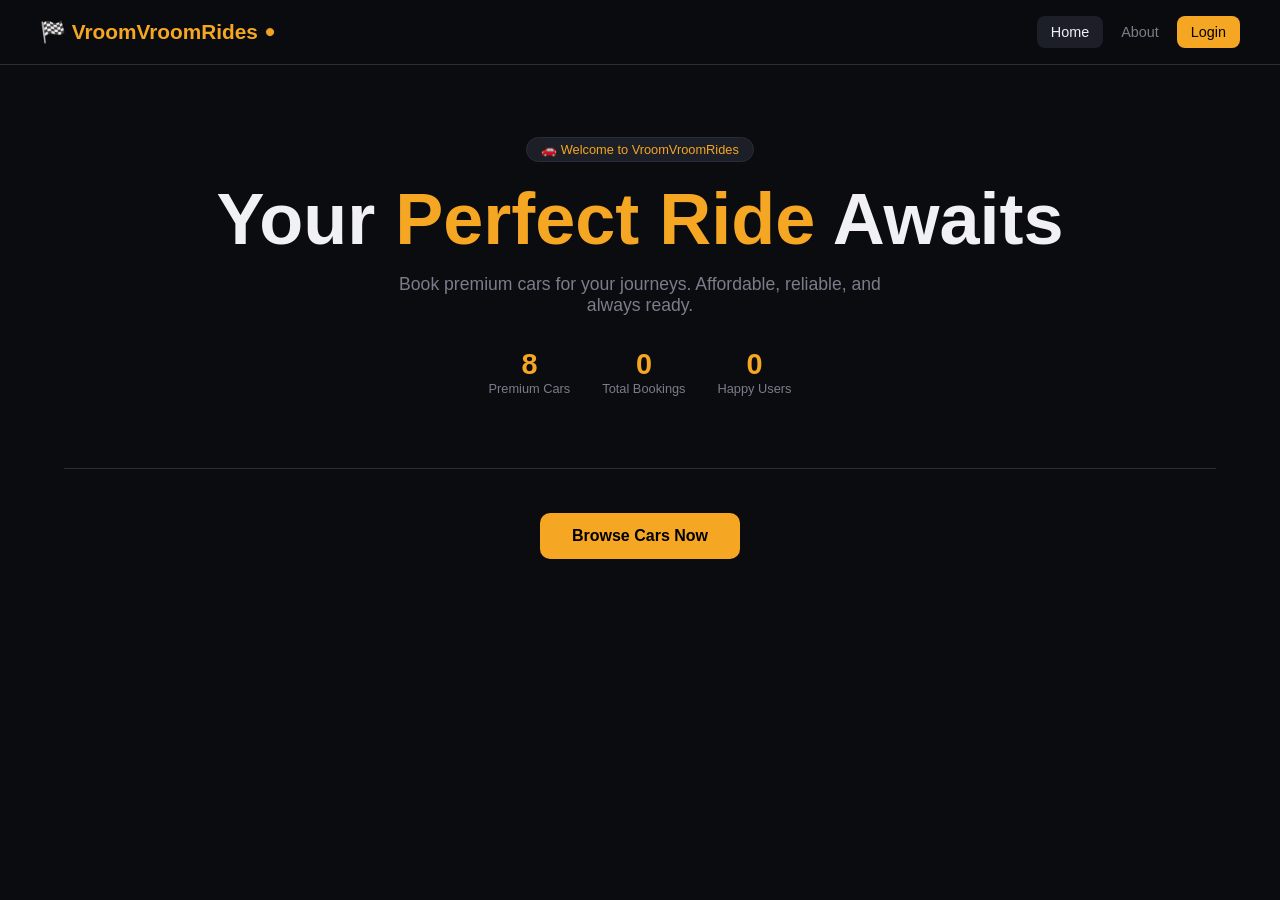
<file: index.html>
<!DOCTYPE html>
<html lang="en">
<head>
    <meta charset="UTF-8">
    <meta http-equiv="refresh" content="0; url=home.html">
</head>
<body>
        *, *::before, *::after { box-sizing: border-box; margin: 0; padding: 0; }

        :root {
            --bg: #0B0C10;
            --surface: #13151A;
            --surface2: #1C1F27;
            --border: #2A2D37;
            --accent: #F5A623;
            --accent2: #FF5757;
            --text: #F0F0F5;
            --muted: #7A7D8A;
            --success: #3DDC84;
            --font-head: 'Syne', sans-serif;
            --font-body: 'DM Sans', sans-serif;
            --radius: 14px;
            --shadow: 0 8px 32px rgba(0,0,0,0.5);
        }

        body { background: var(--bg); color: var(--text); font-family: var(--font-body); min-height: 100vh; }
        ::-webkit-scrollbar { width: 6px; }
        ::-webkit-scrollbar-track { background: var(--bg); }
        ::-webkit-scrollbar-thumb { background: var(--border); border-radius: 3px; }

        .app { min-height: 100vh; display: flex; flex-direction: column; }
        .main { flex: 1; padding: 0 24px 48px; max-width: 1200px; margin: 0 auto; width: 100%; }

        .nav { background: rgba(11,12,16,0.85); backdrop-filter: blur(20px); border-bottom: 1px solid var(--border); padding: 0 24px; position: sticky; top: 0; z-index: 100; }
        .nav-inner { max-width: 1200px; margin: 0 auto; display: flex; align-items: center; gap: 8px; height: 64px; }
        .logo { font-family: var(--font-head); font-weight: 800; font-size: 1.3rem; color: var(--accent); cursor: pointer; display: flex; align-items: center; gap: 8px; }
        .logo-dot { width: 8px; height: 8px; background: var(--accent); border-radius: 50%; animation: pulse 2s infinite; }
        @keyframes pulse { 0%,100%{opacity:1;transform:scale(1)} 50%{opacity:.5;transform:scale(1.4)} }
        .nav-links { display: flex; gap: 4px; margin-left: auto; align-items: center; }
        .nav-btn { background: none; border: none; color: var(--muted); font-family: var(--font-body); font-size: .9rem; padding: 8px 14px; border-radius: 8px; cursor: pointer; transition: all .2s; }
        .nav-btn:hover, .nav-btn.active { color: var(--text); background: var(--surface2); }
        .nav-btn.accent { background: var(--accent); color: #000; font-weight: 500; }
        .nav-btn.accent:hover { background: #FFB84D; }
        .nav-user { display: flex; align-items: center; gap: 10px; font-size: .85rem; color: var(--muted); }
        .avatar { width: 32px; height: 32px; background: var(--accent); border-radius: 50%; display: flex; align-items: center; justify-content: center; font-weight: 700; font-size: .8rem; color: #000; }

        .hero { padding: 72px 0 48px; text-align: center; position: relative; }
        .hero-badge { display: inline-flex; align-items: center; gap: 6px; background: var(--surface2); border: 1px solid var(--border); border-radius: 20px; padding: 4px 14px; font-size: .8rem; color: var(--accent); margin-bottom: 20px; }
        .hero h1 { font-family: var(--font-head); font-size: clamp(2.5rem, 6vw, 4.5rem); font-weight: 800; line-height: 1.05; margin-bottom: 16px; }
        .hero h1 span { color: var(--accent); }
        .hero p { color: var(--muted); font-size: 1.1rem; max-width: 520px; margin: 0 auto 32px; }
        .hero-stats { display: flex; justify-content: center; gap: 32px; flex-wrap: wrap; }
        .hero-stat { text-align: center; }
        .hero-stat-num { font-family: var(--font-head); font-size: 1.8rem; font-weight: 800; color: var(--accent); }
        .hero-stat-label { font-size: .8rem; color: var(--muted); }

        .filters { background: var(--surface); border: 1px solid var(--border); border-radius: var(--radius); padding: 20px; margin-bottom: 32px; display: flex; flex-wrap: wrap; gap: 14px; align-items: center; }
        .filter-group { display: flex; flex-direction: column; gap: 6px; }
        .filter-label { font-size: .75rem; color: var(--muted); text-transform: uppercase; letter-spacing: .08em; }
        .filter-input, .filter-select { background: var(--surface2); border: 1px solid var(--border); color: var(--text); font-family: var(--font-body); font-size: .9rem; padding: 9px 12px; border-radius: 8px; outline: none; transition: border .2s; min-width: 140px; }
        .filter-input:focus, .filter-select:focus { border-color: var(--accent); }
        .filter-select option { background: var(--surface2); }
        .toggle-group { display: flex; align-items: center; gap: 8px; }
        .toggle { position: relative; width: 40px; height: 22px; }
        .toggle input { opacity: 0; width: 0; height: 0; }
        .toggle-slider { position: absolute; inset: 0; background: var(--surface2); border: 1px solid var(--border); border-radius: 11px; cursor: pointer; transition: .3s; }
        .toggle input:checked + .toggle-slider { background: var(--accent); border-color: var(--accent); }
        .toggle-slider::before { content:''; position: absolute; left: 3px; top: 3px; width: 14px; height: 14px; background: #fff; border-radius: 50%; transition: .3s; }
        .toggle input:checked + .toggle-slider::before { transform: translateX(18px); }
        .toggle-label { font-size: .88rem; color: var(--text); }
        .filter-reset { margin-left: auto; background: none; border: 1px solid var(--border); color: var(--muted); padding: 9px 16px; border-radius: 8px; cursor: pointer; font-family: var(--font-body); font-size: .85rem; transition: all .2s; }
        .filter-reset:hover { border-color: var(--accent2); color: var(--accent2); }
        .results-count { font-size: .82rem; color: var(--muted); width: 100%; }

        .cars-grid { display: grid; grid-template-columns: repeat(auto-fill, minmax(300px, 1fr)); gap: 20px; }
        .car-card { background: var(--surface); border: 1px solid var(--border); border-radius: var(--radius); overflow: hidden; transition: transform .25s, box-shadow .25s, border-color .25s; cursor: pointer; position: relative; }
        .car-card:hover { transform: translateY(-4px); box-shadow: var(--shadow); border-color: var(--accent); }
        .car-card.unavailable { opacity: .55; cursor: default; }
        .car-card.unavailable:hover { transform: none; box-shadow: none; border-color: var(--border); }
        .car-image { height: 140px; display: flex; align-items: center; justify-content: center; font-size: 4rem; }
        .car-badge { position: absolute; top: 10px; right: 10px; padding: 3px 10px; border-radius: 20px; font-size: .72rem; font-weight: 600; text-transform: uppercase; }
        .badge-available { background: rgba(61,220,132,.15); color: var(--success); border: 1px solid rgba(61,220,132,.3); }
        .badge-unavailable { background: rgba(255,87,87,.12); color: var(--accent2); border: 1px solid rgba(255,87,87,.3); }
        .car-body { padding: 16px; }
        .car-meta { display: flex; gap: 6px; flex-wrap: wrap; margin-bottom: 10px; }
        .tag { background: var(--surface2); border: 1px solid var(--border); color: var(--muted); font-size: .72rem; padding: 2px 8px; border-radius: 4px; }
        .car-name { font-family: var(--font-head); font-size: 1.15rem; font-weight: 700; margin-bottom: 4px; }
        .car-desc { font-size: .83rem; color: var(--muted); margin-bottom: 14px; line-height: 1.5; }
        .car-footer { display: flex; align-items: center; justify-content: space-between; }
        .car-price { font-family: var(--font-head); font-weight: 700; }
        .car-price span { font-size: 1.3rem; color: var(--accent); }
        .car-price small { font-size: .75rem; color: var(--muted); }
        .book-btn { background: var(--accent); color: #000; border: none; padding: 9px 18px; border-radius: 8px; font-family: var(--font-head); font-weight: 700; font-size: .85rem; cursor: pointer; transition: all .2s; }
        .book-btn:hover { background: #FFB84D; transform: scale(1.04); }
        .book-btn:disabled { background: var(--surface2); color: var(--muted); cursor: not-allowed; transform: none; }

        .modal-overlay { position: fixed; inset: 0; background: rgba(0,0,0,.75); backdrop-filter: blur(6px); z-index: 200; display: flex; align-items: center; justify-content: center; padding: 20px; animation: fadeIn .2s; }
        @keyframes fadeIn { from{opacity:0} to{opacity:1} }
        .modal { background: var(--surface); border: 1px solid var(--border); border-radius: 20px; width: 100%; max-width: 520px; max-height: 90vh; overflow-y: auto; animation: slideUp .25s; }
        @keyframes slideUp { from{transform:translateY(24px);opacity:0} to{transform:translateY(0);opacity:1} }
        .modal-header { padding: 24px 24px 0; display: flex; align-items: flex-start; justify-content: space-between; }
        .modal-close { background: var(--surface2); border: 1px solid var(--border); color: var(--muted); width: 32px; height: 32px; border-radius: 50%; cursor: pointer; font-size: 1.1rem; display: flex; align-items: center; justify-content: center; transition: all .2s; }
        .modal-close:hover { color: var(--text); border-color: var(--accent2); }
        .modal-body { padding: 20px 24px 24px; }
        .modal-car-emoji { font-size: 3.5rem; display: block; text-align: center; margin-bottom: 8px; }
        .modal-car-name { font-family: var(--font-head); font-size: 1.5rem; font-weight: 800; text-align: center; margin-bottom: 4px; }
        .modal-car-desc { text-align: center; color: var(--muted); font-size: .88rem; margin-bottom: 20px; }

        .form-field { margin-bottom: 16px; }
        .form-label { display: block; font-size: .8rem; color: var(--muted); text-transform: uppercase; letter-spacing: .08em; margin-bottom: 6px; }
        .form-input { width: 100%; background: var(--surface2); border: 1px solid var(--border); color: var(--text); font-family: var(--font-body); font-size: .95rem; padding: 11px 14px; border-radius: 10px; outline: none; transition: border .2s; }
        .form-input:focus { border-color: var(--accent); }
        .form-input.error { border-color: var(--accent2); }
        .form-error { font-size: .78rem; color: var(--accent2); margin-top: 4px; }
        .form-row { display: grid; grid-template-columns: 1fr 1fr; gap: 14px; }

        .date-grid { display: grid; grid-template-columns: repeat(7, 1fr); gap: 4px; margin-top: 8px; }
        .date-header { display: grid; grid-template-columns: repeat(7, 1fr); gap: 4px; margin-bottom: 4px; }
        .date-day-label { text-align: center; font-size: .7rem; color: var(--muted); padding: 4px 0; }
        .date-cell { aspect-ratio: 1; display: flex; align-items: center; justify-content: center; border-radius: 6px; font-size: .82rem; cursor: pointer; transition: all .15s; border: 1px solid transparent; }
        .date-cell:hover:not(.date-disabled):not(.date-booked) { background: var(--surface2); border-color: var(--accent); color: var(--accent); }
        .date-cell.date-selected { background: var(--accent); color: #000; font-weight: 700; }
        .date-cell.date-in-range { background: rgba(245,166,35,.15); }
        .date-cell.date-booked { background: rgba(255,87,87,.12); color: var(--accent2); cursor: not-allowed; text-decoration: line-through; }
        .date-cell.date-disabled { color: var(--border); cursor: not-allowed; }
        .date-cell.date-today { border-color: var(--accent); color: var(--accent); font-weight: 600; }
        .date-nav { display: flex; align-items: center; justify-content: space-between; margin-bottom: 10px; }
        .date-nav-btn { background: var(--surface2); border: 1px solid var(--border); color: var(--text); padding: 5px 12px; border-radius: 6px; cursor: pointer; font-family: var(--font-body); }
        .date-nav-btn:hover { border-color: var(--accent); }
        .date-month-label { font-family: var(--font-head); font-weight: 700; font-size: .95rem; }

        .driver-option { background: var(--surface2); border: 1px solid var(--border); border-radius: 10px; padding: 14px; display: flex; align-items: center; justify-content: space-between; cursor: pointer; transition: border .2s; }
        .driver-option.selected { border-color: var(--accent); background: rgba(245,166,35,.1); }
        .driver-option-left { display: flex; align-items: center; gap: 10px; }
        .driver-icon { font-size: 1.4rem; }
        .driver-option-title { font-weight: 600; font-size: .95rem; }
        .driver-option-sub { font-size: .78rem; color: var(--muted); }
        .driver-price { color: var(--accent); font-weight: 700; font-size: .9rem; }

        .booking-summary { background: var(--surface2); border-radius: 10px; padding: 16px; margin: 16px 0; }
        .summary-row { display: flex; justify-content: space-between; font-size: .88rem; padding: 4px 0; color: var(--muted); }
        .summary-row.total { font-family: var(--font-head); font-weight: 700; font-size: 1rem; color: var(--text); border-top: 1px solid var(--border); margin-top: 8px; padding-top: 10px; }
        .summary-row.total span:last-child { color: var(--accent); }

        .confirm-btn { width: 100%; background: var(--accent); color: #000; border: none; padding: 14px; border-radius: 10px; font-family: var(--font-head); font-weight: 800; font-size: 1rem; cursor: pointer; transition: all .2s; margin-top: 4px; }
        .confirm-btn:hover { background: #FFB84D; transform: translateY(-1px); }
        .confirm-btn:disabled { background: var(--surface2); color: var(--muted); cursor: not-allowed; transform: none; }

        .auth-page { min-height: 80vh; display: flex; align-items: center; justify-content: center; }
        .auth-card { background: var(--surface); border: 1px solid var(--border); border-radius: 20px; padding: 36px; width: 100%; max-width: 420px; }
        .auth-title { font-family: var(--font-head); font-size: 1.8rem; font-weight: 800; margin-bottom: 6px; }
        .auth-sub { color: var(--muted); font-size: .9rem; margin-bottom: 28px; }
        .auth-switch { text-align: center; font-size: .88rem; color: var(--muted); margin-top: 20px; }
        .auth-switch button { background: none; border: none; color: var(--accent); cursor: pointer; font-family: var(--font-body); font-size: .88rem; text-decoration: underline; }
        .auth-submit { width: 100%; background: var(--accent); color: #000; border: none; padding: 13px; border-radius: 10px; font-family: var(--font-head); font-weight: 800; font-size: 1rem; cursor: pointer; transition: all .2s; margin-top: 8px; }
        .auth-submit:hover { background: #FFB84D; }

        .toast-container { position: fixed; bottom: 24px; right: 24px; z-index: 999; display: flex; flex-direction: column; gap: 10px; }
        .toast { background: var(--surface); border: 1px solid var(--border); border-radius: 10px; padding: 12px 18px; display: flex; align-items: center; gap: 10px; box-shadow: var(--shadow); animation: slideIn .3s; font-size: .9rem; max-width: 320px; }
        @keyframes slideIn { from{transform:translateX(100%);opacity:0} to{transform:translateX(0);opacity:1} }
        .toast.success { border-color: var(--success); }
        .toast.error { border-color: var(--accent2); }
        .toast-icon { font-size: 1.1rem; }

        .page-title { font-family: var(--font-head); font-size: 2rem; font-weight: 800; margin-bottom: 6px; margin-top: 40px; }
        .page-sub { color: var(--muted); font-size: .95rem; margin-bottom: 28px; }
        .stats-grid { display: grid; grid-template-columns: repeat(auto-fill, minmax(200px, 1fr)); gap: 16px; margin-bottom: 32px; }
        .stat-card { background: var(--surface); border: 1px solid var(--border); border-radius: var(--radius); padding: 20px; }
        .stat-label { font-size: .8rem; color: var(--muted); text-transform: uppercase; letter-spacing: .08em; margin-bottom: 8px; }
        .stat-value { font-family: var(--font-head); font-size: 2rem; font-weight: 800; }
        .stat-value.accent { color: var(--accent); }
        .stat-value.success { color: var(--success); }
        .stat-value.red { color: var(--accent2); }
        .stat-icon { font-size: 1.4rem; margin-bottom: 8px; }

        .bookings-list { display: flex; flex-direction: column; gap: 12px; }
        .booking-item { background: var(--surface); border: 1px solid var(--border); border-radius: var(--radius); padding: 16px 20px; display: flex; align-items: center; gap: 16px; flex-wrap: wrap; }
        .booking-emoji { font-size: 2rem; }
        .booking-info { flex: 1; min-width: 160px; }
        .booking-name { font-weight: 600; font-size: .95rem; margin-bottom: 2px; }
        .booking-dates { font-size: .8rem; color: var(--muted); }
        .booking-tags { display: flex; gap: 6px; flex-wrap: wrap; }
        .booking-total { font-family: var(--font-head); font-size: 1.1rem; font-weight: 800; color: var(--accent); white-space: nowrap; }
        .no-bookings { text-align: center; padding: 60px 20px; color: var(--muted); }
        .no-bookings-icon { font-size: 3rem; margin-bottom: 12px; }

        .page { display: none; }
        .page.active { display: block; }
        .divider { border: none; border-top: 1px solid var(--border); margin: 24px 0; }

        .admin-table { width: 100%; border-collapse: collapse; }
        .admin-table th { background: var(--surface2); padding: 12px; text-align: left; font-weight: 600; font-size: .85rem; color: var(--muted); border-bottom: 1px solid var(--border); }
        .admin-table td { padding: 12px; border-bottom: 1px solid var(--border); }
        .admin-table tr:hover { background: var(--surface2); }

        .action-btn { background: var(--accent); color: #000; border: none; padding: 6px 14px; border-radius: 6px; font-size: .75rem; cursor: pointer; font-weight: 600; margin-right: 6px; }
        .action-btn.danger { background: var(--accent2); }
        .action-btn:hover { opacity: 0.9; }

        .input-group { display: flex; gap: 8px; }
        .input-group input { flex: 1; }
        .input-group button { background: var(--accent); color: #000; border: none; padding: 9px 18px; border-radius: 8px; font-weight: 600; cursor: pointer; }

        @media (max-width: 600px) {
            .form-row { grid-template-columns: 1fr; }
            .hero { padding: 40px 0 28px; }
            .filters { flex-direction: column; align-items: stretch; }
            .filter-reset { margin-left: 0; }
        }
    </style>
</head>
<body>
    <div class="app">
        <!-- Navigation -->
        <nav class="nav">
            <div class="nav-inner">
                <div class="logo" onclick="app.goToPage('home')">
                    🏁 VroomVroomRides
                    <span class="logo-dot"></span>
                </div>
                <div class="nav-links">
                    <button class="nav-btn" onclick="app.goToPage('home')" id="nav-home">Home</button>
                    <button class="nav-btn" onclick="app.goToPage('browse')" id="nav-browse" style="display:none;">Browse</button>
                    <button class="nav-btn" onclick="app.goToPage('bookings')" id="nav-bookings" style="display:none;">My Bookings</button>
                    <button class="nav-btn" onclick="app.goToPage('about')" id="nav-about">About</button>
                    <button class="nav-btn" onclick="app.goToPage('admin')" id="nav-admin" style="display:none;">Admin</button>
                    <button class="nav-btn accent" onclick="app.toggleAuth()" id="nav-auth">Login</button>
                    <div class="nav-user" id="nav-user-info" style="display:none;">
                        <span id="current-user">User</span>
                        <div class="avatar" id="user-avatar">U</div>
                    </div>
                </div>
            </div>
        </nav>

        <!-- Main Content -->
        <main class="main">
            <!-- Home Page -->
            <div id="home-page" class="page active">
                <div class="hero">
                    <div class="hero-badge">🚗 Welcome to VroomVroomRides</div>
                    <h1>Your <span>Perfect Ride</span> Awaits</h1>
                    <p>Book premium cars for your journeys. Affordable, reliable, and always ready.</p>
                    <div class="hero-stats">
                        <div class="hero-stat">
                            <div class="hero-stat-num" id="hero-cars">8</div>
                            <div class="hero-stat-label">Premium Cars</div>
                        </div>
                        <div class="hero-stat">
                            <div class="hero-stat-num" id="hero-bookings">0</div>
                            <div class="hero-stat-label">Total Bookings</div>
                        </div>
                        <div class="hero-stat">
                            <div class="hero-stat-num" id="hero-users">0</div>
                            <div class="hero-stat-label">Happy Users</div>
                        </div>
                    </div>
                </div>
                <hr class="divider">
                <center style="margin: 40px 0;">
                    <button class="confirm-btn" onclick="app.goToPage('browse')" style="max-width: 200px;">Browse Cars Now</button>
                </center>
            </div>

            <!-- Browse Cars Page -->
            <div id="browse-page" class="page">
                <div class="page-title">Browse Cars</div>
                <div class="page-sub">Find the perfect vehicle for your needs</div>

                <!-- Filters -->
                <div class="filters">
                    <div class="filter-group">
                        <label class="filter-label">Car Type</label>
                        <select class="filter-select" id="filter-type" onchange="app.applyFilters()">
                            <option value="">All Types</option>
                            <option value="Sedan">Sedan</option>
                            <option value="SUV">SUV</option>
                            <option value="MPV">MPV</option>
                            <option value="Hatchback">Hatchback</option>
                            <option value="Luxury">Luxury</option>
                        </select>
                    </div>

                    <div class="filter-group">
                        <label class="filter-label">Max Price</label>
                        <input type="number" class="filter-input" id="filter-price" placeholder="Max price" onchange="app.applyFilters()">
                    </div>

                    <div class="filter-group">
                        <label class="filter-label">Fuel Type</label>
                        <select class="filter-select" id="filter-fuel" onchange="app.applyFilters()">
                            <option value="">All Fuels</option>
                            <option value="Petrol">Petrol</option>
                            <option value="Diesel">Diesel</option>
                            <option value="CNG">CNG</option>
                            <option value="Electric">Electric</option>
                        </select>
                    </div>

                    <div class="toggle-group" style="margin-left: auto;">
                        <label class="toggle-label">Available Only</label>
                        <label class="toggle">
                            <input type="checkbox" id="filter-available" onchange="app.applyFilters()">
                            <div class="toggle-slider"></div>
                        </label>
                    </div>

                    <button class="filter-reset" onclick="app.resetFilters()">Reset Filters</button>
                </div>

                <div class="results-count" id="results-count"></div>
                <div class="cars-grid" id="cars-grid"></div>
            </div>

            <!-- My Bookings Page -->
            <div id="bookings-page" class="page">
                <div class="page-title">My Bookings</div>
                <div class="page-sub">View and manage your car reservations</div>
                <div class="bookings-list" id="bookings-list"></div>
            </div>

            <!-- Booking Modal -->
            <div id="booking-modal" class="modal-overlay" style="display:none;" onclick="if(event.target === this) app.closeBookingModal()">
                <div class="modal">
                    <div class="modal-header">
                        <h2>Book Car</h2>
                        <button class="modal-close" onclick="app.closeBookingModal()">✕</button>
                    </div>
                    <div class="modal-body">
                        <span class="modal-car-emoji" id="booking-emoji"></span>
                        <h3 class="modal-car-name" id="booking-car-name"></h3>
                        <p class="modal-car-desc" id="booking-car-desc"></p>

                        <div class="form-field">
                            <label class="form-label">Pickup Date</label>
                            <input type="date" class="form-input" id="booking-pickup" onchange="app.updateBookingSummary()">
                        </div>

                        <div class="form-field">
                            <label class="form-label">Return Date</label>
                            <input type="date" class="form-input" id="booking-return" onchange="app.updateBookingSummary()">
                        </div>

                        <div class="form-field">
                            <label class="form-label">With Driver?</label>
                            <div class="driver-option" onclick="app.selectDriver(false)" id="driver-option-no">
                                <div class="driver-option-left">
                                    <div class="driver-icon">🚗</div>
                                    <div>
                                        <div class="driver-option-title">Self Drive</div>
                                        <div class="driver-option-sub">Drive yourself</div>
                                    </div>
                                </div>
                                <div class="driver-price">₹0</div>
                            </div>
                            <div class="driver-option" onclick="app.selectDriver(true)" id="driver-option-yes">
                                <div class="driver-option-left">
                                    <div class="driver-icon">👨‍💼</div>
                                    <div>
                                        <div class="driver-option-title">With Driver</div>
                                        <div class="driver-option-sub">Professional driver included</div>
                                    </div>
                                </div>
                                <div class="driver-price">₹<span id="driver-cost">500</span>/day</div>
                            </div>
                        </div>

                        <div class="booking-summary">
                            <div class="summary-row">
                                <span>Car Rental:</span>
                                <span>₹<span id="summary-car-price">0</span></span>
                            </div>
                            <div class="summary-row">
                                <span>Driver Cost:</span>
                                <span>₹<span id="summary-driver-price">0</span></span>
                            </div>
                            <div class="summary-row total">
                                <span>Total:</span>
                                <span>₹<span id="summary-total">0</span></span>
                            </div>
                        </div>

                        <button class="confirm-btn" onclick="app.confirmBooking()">Confirm Booking</button>
                    </div>
                </div>
            </div>

            <!-- About Page -->
            <div id="about-page" class="page">
                <div class="page-title">About VroomVroomRides</div>
                <div class="page-sub">Your trusted car rental partner since 2024</div>
                <div style="background: var(--surface); border: 1px solid var(--border); border-radius: var(--radius); padding: 32px; line-height: 1.8; color: var(--muted);">
                    <p style="margin-bottom: 16px;">🚗 <strong style="color: var(--text);">Premium Fleet:</strong> We offer a diverse range of premium and budget-friendly vehicles to suit every need.</p>
                    <p style="margin-bottom: 16px;">📱 <strong style="color: var(--text);">Easy Booking:</strong> Book in seconds with our intuitive platform. No hassles, no hidden charges.</p>
                    <p style="margin-bottom: 16px;">👨‍💼 <strong style="color: var(--text);">Professional Drivers:</strong> Optional professional drivers for a premium experience.</p>
                    <p style="margin-bottom: 16px;">💳 <strong style="color: var(--text);">Secure Payments:</strong> All transactions are completely secure and encrypted.</p>
                    <p>🏆 <strong style="color: var(--text);">24/7 Support:</strong> We're here to help you anytime, anywhere.</p>
                </div>
            </div>

            <!-- Auth Page -->
            <div id="auth-page" class="page">
                <div class="auth-page">
                    <div class="auth-card">
                        <div id="login-form">
                            <h2 class="auth-title">Login</h2>
                            <p class="auth-sub">Welcome back! Sign in to your account</p>
                            <div class="form-field">
                                <label class="form-label">Email</label>
                                <input type="email" class="form-input" id="login-email" placeholder="your@email.com">
                            </div>
                            <div class="form-field">
                                <label class="form-label">Password</label>
                                <input type="password" class="form-input" id="login-password" placeholder="••••••••">
                            </div>
                            <button class="auth-submit" onclick="app.handleLogin()">Sign In</button>
                            <div class="auth-switch">
                                Don't have an account? <button onclick="app.switchAuthMode('signup')">Sign Up</button>
                            </div>
                        </div>

                        <div id="signup-form" style="display:none;">
                            <h2 class="auth-title">Create Account</h2>
                            <p class="auth-sub">Join VroomVroomRides today</p>
                            <div class="form-field">
                                <label class="form-label">Full Name</label>
                                <input type="text" class="form-input" id="signup-name" placeholder="Your name">
                            </div>
                            <div class="form-field">
                                <label class="form-label">Email</label>
                                <input type="email" class="form-input" id="signup-email" placeholder="your@email.com">
                            </div>
                            <div class="form-field">
                                <label class="form-label">Password</label>
                                <input type="password" class="form-input" id="signup-password" placeholder="••••••••">
                            </div>
                            <div class="form-field">
                                <label class="form-label">Confirm Password</label>
                                <input type="password" class="form-input" id="signup-confirm" placeholder="••••••••">
                            </div>
                            <button class="auth-submit" onclick="app.handleSignup()">Create Account</button>
                            <div class="auth-switch">
                                Already have an account? <button onclick="app.switchAuthMode('login')">Sign In</button>
                            </div>
                        </div>
                    </div>
                </div>
            </div>

            <!-- Admin Page -->
            <div id="admin-page" class="page">
                <div class="page-title">Admin Dashboard</div>
                <div class="page-sub">Manage your car rental business</div>

                <!-- Stats -->
                <div class="stats-grid">
                    <div class="stat-card">
                        <div class="stat-icon">📊</div>
                        <div class="stat-label">Total Bookings</div>
                        <div class="stat-value accent" id="admin-total-bookings">0</div>
                    </div>
                    <div class="stat-card">
                        <div class="stat-icon">💰</div>
                        <div class="stat-label">Total Revenue</div>
                        <div class="stat-value success" id="admin-total-revenue">₹0</div>
                    </div>
                    <div class="stat-card">
                        <div class="stat-icon">👥</div>
                        <div class="stat-label">Total Users</div>
                        <div class="stat-value accent" id="admin-total-users">0</div>
                    </div>
                    <div class="stat-card">
                        <div class="stat-icon">🚗</div>
                        <div class="stat-label">Available Cars</div>
                        <div class="stat-value success" id="admin-available-cars">0</div>
                    </div>
                </div>

                <!-- Tabs -->
                <div style="display: flex; gap: 8px; margin-bottom: 20px; flex-wrap: wrap;">
                    <button class="nav-btn active" onclick="app.switchAdminTab('bookings')" id="tab-bookings">All Bookings</button>
                    <button class="nav-btn" onclick="app.switchAdminTab('payments')" id="tab-payments">Payments</button>
                    <button class="nav-btn" onclick="app.switchAdminTab('users')" id="tab-users">Users</button>
                </div>

                <!-- Bookings Tab -->
                <div id="admin-bookings-tab">
                    <table class="admin-table">
                        <thead>
                            <tr>
                                <th>Car</th>
                                <th>Customer</th>
                                <th>Dates</th>
                                <th>Total</th>
                                <th>Status</th>
                                <th>Actions</th>
                            </tr>
                        </thead>
                        <tbody id="admin-bookings-list"></tbody>
                    </table>
                </div>

                <!-- Payments Tab -->
                <div id="admin-payments-tab" style="display:none;">
                    <table class="admin-table">
                        <thead>
                            <tr>
                                <th>Booking ID</th>
                                <th>Customer</th>
                                <th>Amount</th>
                                <th>Date</th>
                                <th>Status</th>
                                <th>Actions</th>
                            </tr>
                        </thead>
                        <tbody id="admin-payments-list"></tbody>
                    </table>
                </div>

                <!-- Users Tab -->
                <div id="admin-users-tab" style="display:none;">
                    <div style="margin-bottom: 20px; display: flex; gap: 8px;">
                        <input type="text" class="form-input" id="user-search" placeholder="Search users..." style="max-width: 300px;">
                        <button class="action-btn" onclick="app.searchUsers()">Search</button>
                    </div>
                    <table class="admin-table">
                        <thead>
                            <tr>
                                <th>Name</th>
                                <th>Email</th>
                                <th>Bookings</th>
                                <th>Actions</th>
                            </tr>
                        </thead>
                        <tbody id="admin-users-list"></tbody>
                    </table>
                </div>
            </div>
        </main>
    </div>

    <!-- Toast Container -->
    <div class="toast-container" id="toast-container"></div>

    <script>
        // ─── APP STATE ────────────────────────────────────────────────────────────
        const app = {
            // Constants
            CARS: [
                { id: 1, name: "Swift Dzire", type: "Sedan", price: 1200, available: true, driver: true, seats: 5, fuel: "Petrol", image: "🚗", desc: "Smooth city cruiser, perfect for daily commutes." },
                { id: 2, name: "Mahindra Thar", type: "SUV", price: 2800, available: true, driver: true, seats: 4, fuel: "Diesel", image: "🛻", desc: "Off-road beast for the adventurous soul." },
                { id: 3, name: "Toyota Innova", type: "MPV", price: 2200, available: false, driver: true, seats: 7, fuel: "Diesel", image: "🚐", desc: "Family favourite, spacious and reliable." },
                { id: 4, name: "Hyundai i20", type: "Hatchback", price: 900, available: true, driver: false, seats: 5, fuel: "Petrol", image: "🚙", desc: "Compact and zippy — great mileage in the city." },
                { id: 5, name: "BMW 3 Series", type: "Luxury", price: 5500, available: true, driver: true, seats: 5, fuel: "Petrol", image: "🏎️", desc: "Luxury on wheels. Turn every head on the road." },
                { id: 6, name: "Kia Seltos", type: "SUV", price: 2000, available: true, driver: false, seats: 5, fuel: "Petrol", image: "🚘", desc: "Packed with tech, stylish and powerful." },
                { id: 7, name: "Maruti Ertiga", type: "MPV", price: 1600, available: false, driver: true, seats: 7, fuel: "CNG", image: "🚌", desc: "Budget MPV, ideal for group travel." },
                { id: 8, name: "Tesla Model 3", type: "Luxury", price: 6000, available: true, driver: false, seats: 5, fuel: "Electric", image: "⚡", desc: "Futuristic EV experience with autopilot assist." },
            ],

            DRIVER_COST: 500,

            currentUser: null,
            currentBooking: { carId: null, pickupDate: null, returnDate: null, withDriver: false },
            allBookings: [],
            allUsers: [
                { id: 1, name: "Admin User", email: "admin@vroomvroomrides.com", password: "admin123", bookings: [], isAdmin: true },
            ],

            // Helper Functions
            hashPwd: (pwd) => btoa(pwd),
            today: () => new Date().toISOString().split("T")[0],
            addDays: (dateStr, n) => {
                const d = new Date(dateStr);
                d.setDate(d.getDate() + n);
                return d.toISOString().split("T")[0];
            },
            daysBetween: (a, b) => Math.max(1, Math.ceil((new Date(b) - new Date(a)) / 86400000)),

            storage: {
                get: (k, fallback) => { try { const v = localStorage.getItem(k); return v ? JSON.parse(v) : fallback; } catch { return fallback; } },
                set: (k, v) => { try { localStorage.setItem(k, JSON.stringify(v)); } catch {} },
            },

            init: function() {
                this.loadData();
                this.updateStats();
                this.renderCars();
            },

            loadData: function() {
                const savedUsers = this.storage.get('users', this.allUsers);
                const savedBookings = this.storage.get('bookings', this.allBookings);
                this.allUsers = savedUsers;
                this.allBookings = savedBookings;
            },

            saveData: function() {
                this.storage.set('users', this.allUsers);
                this.storage.set('bookings', this.allBookings);
            },

            goToPage: function(pageName) {
                if (pageName === 'admin' && (!this.currentUser || !this.currentUser.isAdmin)) {
                    this.showToast('Only admins can access this page', 'error');
                    return;
                }
                if ((pageName === 'browse' || pageName === 'bookings') && !this.currentUser) {
                    this.showToast('Please login first', 'error');
                    this.goToPage('auth');
                    return;
                }

                document.querySelectorAll('.page').forEach(p => p.classList.remove('active'));
                document.getElementById(pageName + '-page').classList.add('active');
                
                if (pageName === 'bookings') this.renderMyBookings();
                if (pageName === 'admin') this.renderAdminDashboard();
                if (pageName === 'browse') this.renderCars();

                window.scrollTo(0, 0);
            },

            toggleAuth: function() {
                if (this.currentUser) {
                    this.currentUser = null;
                    this.updateNavigation();
                    this.showToast('Logged out successfully', 'success');
                    this.goToPage('home');
                } else {
                    this.goToPage('auth');
                }
            },

            switchAuthMode: function(mode) {
                document.getElementById('login-form').style.display = mode === 'login' ? 'block' : 'none';
                document.getElementById('signup-form').style.display = mode === 'signup' ? 'block' : 'none';
            },

            handleLogin: function() {
                const email = document.getElementById('login-email').value;
                const password = document.getElementById('login-password').value;

                if (!email || !password) {
                    this.showToast('Please fill all fields', 'error');
                    return;
                }

                const user = this.allUsers.find(u => u.email === email && u.password === password);
                if (user) {
                    this.currentUser = user;
                    this.updateNavigation();
                    this.showToast('Login successful!', 'success');
                    this.goToPage('home');
                    document.getElementById('login-email').value = '';
                    document.getElementById('login-password').value = '';
                } else {
                    this.showToast('Invalid credentials', 'error');
                }
            },

            handleSignup: function() {
                const name = document.getElementById('signup-name').value;
                const email = document.getElementById('signup-email').value;
                const password = document.getElementById('signup-password').value;
                const confirm = document.getElementById('signup-confirm').value;

                if (!name || !email || !password || !confirm) {
                    this.showToast('Please fill all fields', 'error');
                    return;
                }

                if (password !== confirm) {
                    this.showToast('Passwords do not match', 'error');
                    return;
                }

                if (this.allUsers.find(u => u.email === email)) {
                    this.showToast('Email already registered', 'error');
                    return;
                }

                const newUser = {
                    id: Math.max(...this.allUsers.map(u => u.id), 0) + 1,
                    name: name,
                    email: email,
                    password: password,
                    bookings: [],
                    isAdmin: false,
                };

                this.allUsers.push(newUser);
                this.saveData();
                this.showToast('Account created successfully!', 'success');
                this.switchAuthMode('login');
                document.getElementById('signup-name').value = '';
                document.getElementById('signup-email').value = '';
                document.getElementById('signup-password').value = '';
                document.getElementById('signup-confirm').value = '';
            },

            updateNavigation: function() {
                if (this.currentUser) {
                    document.getElementById('nav-auth').textContent = 'Logout';
                    document.getElementById('nav-user-info').style.display = 'flex';
                    document.getElementById('current-user').textContent = this.currentUser.name;
                    document.getElementById('user-avatar').textContent = this.currentUser.name.charAt(0).toUpperCase();
                    document.getElementById('nav-browse').style.display = 'block';
                    document.getElementById('nav-bookings').style.display = 'block';
                    if (this.currentUser.isAdmin) {
                        document.getElementById('nav-admin').style.display = 'block';
                    }
                } else {
                    document.getElementById('nav-auth').textContent = 'Login';
                    document.getElementById('nav-user-info').style.display = 'none';
                    document.getElementById('nav-browse').style.display = 'none';
                    document.getElementById('nav-bookings').style.display = 'none';
                    document.getElementById('nav-admin').style.display = 'none';
                }
            },

            renderCars: function() {
                const grid = document.getElementById('cars-grid');
                const filteredCars = this.getFilteredCars();
                
                document.getElementById('results-count').textContent = `Showing ${filteredCars.length} cars`;

                grid.innerHTML = filteredCars.map(car => `
                    <div class="car-card ${!car.available ? 'unavailable' : ''}" onclick="app.openBookingModal(${car.id})">
                        <div class="car-image">
                            ${car.image}
                            <div class="car-badge ${car.available ? 'badge-available' : 'badge-unavailable'}">
                                ${car.available ? 'Available' : 'Unavailable'}
                            </div>
                        </div>
                        <div class="car-body">
                            <div class="car-meta">
                                <span class="tag">${car.type}</span>
                                <span class="tag">${car.seats} seats</span>
                                <span class="tag">${car.fuel}</span>
                            </div>
                            <h3 class="car-name">${car.name}</h3>
                            <p class="car-desc">${car.desc}</p>
                            <div class="car-footer">
                                <div class="car-price">
                                    <span>₹${car.price}</span>
                                    <small>/day</small>
                                </div>
                                <button class="book-btn" ${!car.available ? 'disabled' : ''}>
                                    ${car.available ? 'Book Now' : 'Unavailable'}
                                </button>
                            </div>
                        </div>
                    </div>
                `).join('');
            },

            getFilteredCars: function() {
                const typeFilter = document.getElementById('filter-type').value;
                const priceFilter = document.getElementById('filter-price').value;
                const fuelFilter = document.getElementById('filter-fuel').value;
                const availableOnly = document.getElementById('filter-available').checked;

                return this.CARS.filter(car => {
                    if (typeFilter && car.type !== typeFilter) return false;
                    if (priceFilter && car.price > parseInt(priceFilter)) return false;
                    if (fuelFilter && car.fuel !== fuelFilter) return false;
                    if (availableOnly && !car.available) return false;
                    return true;
                });
            },

            applyFilters: function() {
                this.renderCars();
            },

            resetFilters: function() {
                document.getElementById('filter-type').value = '';
                document.getElementById('filter-price').value = '';
                document.getElementById('filter-fuel').value = '';
                document.getElementById('filter-available').checked = false;
                this.renderCars();
            },

            openBookingModal: function(carId) {
                if (!this.currentUser) {
                    this.showToast('Please login first', 'error');
                    this.goToPage('auth');
                    return;
                }

                const car = this.CARS.find(c => c.id === carId);
                if (!car || !car.available) {
                    this.showToast('Car is not available', 'error');
                    return;
                }

                this.currentBooking = { carId: carId, pickupDate: null, returnDate: null, withDriver: false };
                document.getElementById('booking-emoji').textContent = car.image;
                document.getElementById('booking-car-name').textContent = car.name;
                document.getElementById('booking-car-desc').textContent = car.desc;
                document.getElementById('booking-pickup').value = '';
                document.getElementById('booking-return').value = '';
                document.getElementById('driver-option-no').classList.add('selected');
                document.getElementById('driver-option-yes').classList.remove('selected');

                const minDate = this.today();
                document.getElementById('booking-pickup').min = minDate;
                document.getElementById('booking-return').min = minDate;

                document.getElementById('booking-modal').style.display = 'flex';
                this.updateBookingSummary();
            },

            closeBookingModal: function() {
                document.getElementById('booking-modal').style.display = 'none';
            },

            selectDriver: function(withDriver) {
                this.currentBooking.withDriver = withDriver;
                document.getElementById('driver-option-no').classList.toggle('selected', !withDriver);
                document.getElementById('driver-option-yes').classList.toggle('selected', withDriver);
                this.updateBookingSummary();
            },

            updateBookingSummary: function() {
                const car = this.CARS.find(c => c.id === this.currentBooking.carId);
                const pickup = document.getElementById('booking-pickup').value;
                const returnDate = document.getElementById('booking-return').value;

                if (!pickup || !returnDate) {
                    document.getElementById('summary-car-price').textContent = '0';
                    document.getElementById('summary-driver-price').textContent = '0';
                    document.getElementById('summary-total').textContent = '0';
                    return;
                }

                const days = this.daysBetween(pickup, returnDate);
                const carTotal = car.price * days;
                const driverTotal = this.currentBooking.withDriver ? this.DRIVER_COST * days : 0;
                const total = carTotal + driverTotal;

                document.getElementById('summary-car-price').textContent = carTotal;
                document.getElementById('summary-driver-price').textContent = driverTotal;
                document.getElementById('summary-total').textContent = total;
            },

            confirmBooking: function() {
                const pickup = document.getElementById('booking-pickup').value;
                const returnDate = document.getElementById('booking-return').value;

                if (!pickup || !returnDate) {
                    this.showToast('Please select dates', 'error');
                    return;
                }

                const car = this.CARS.find(c => c.id === this.currentBooking.carId);
                const days = this.daysBetween(pickup, returnDate);
                const carTotal = car.price * days;
                const driverTotal = this.currentBooking.withDriver ? this.DRIVER_COST * days : 0;
                const total = carTotal + driverTotal;

                const booking = {
                    id: Math.max(...this.allBookings.map(b => b.id), 0) + 1,
                    userId: this.currentUser.id,
                    carId: this.currentBooking.carId,
                    carName: car.name,
                    carImage: car.image,
                    pickupDate: pickup,
                    returnDate: returnDate,
                    withDriver: this.currentBooking.withDriver,
                    total: total,
                    status: 'Confirmed',
                    paymentStatus: 'Pending',
                    createdAt: new Date().toISOString(),
                };

                this.allBookings.push(booking);
                this.currentUser.bookings.push(booking.id);
                this.saveData();

                this.showToast('Booking confirmed!', 'success');
                this.closeBookingModal();
                this.updateStats();
            },

            renderMyBookings: function() {
                const userBookings = this.allBookings.filter(b => b.userId === this.currentUser.id);
                const container = document.getElementById('bookings-list');

                if (userBookings.length === 0) {
                    container.innerHTML = `
                        <div class="no-bookings">
                            <div class="no-bookings-icon">🚗</div>
                            <h3>No bookings yet</h3>
                            <p>Start by browsing and booking a car</p>
                        </div>
                    `;
                    return;
                }

                container.innerHTML = userBookings.map(booking => `
                    <div class="booking-item">
                        <div class="booking-emoji">${booking.carImage}</div>
                        <div class="booking-info">
                            <div class="booking-name">${booking.carName}</div>
                            <div class="booking-dates">${booking.pickupDate} to ${booking.returnDate}</div>
                            <div class="booking-tags">
                                <span class="tag">${booking.withDriver ? 'With Driver' : 'Self Drive'}</span>
                                <span class="tag">${booking.status}</span>
                                <span class="tag">${booking.paymentStatus || 'Pending'}</span>
                            </div>
                        </div>
                        <div class="booking-total">₹${booking.total}</div>
                        <div style="display: flex; gap: 8px; white-space: nowrap;">
                            <button class="action-btn" onclick="app.payBooking(${booking.id})" style="background: var(--success); color: #000;">Pay</button>
                            <button class="action-btn danger" onclick="app.cancelBookingCustomer(${booking.id})">Cancel</button>
                        </div>
                    </div>
                `).join('');
            },

            cancelBookingCustomer: function(bookingId) {
                if (confirm('Are you sure you want to cancel this booking?')) {
                    this.allBookings = this.allBookings.filter(b => b.id !== bookingId);
                    this.saveData();
                    this.renderMyBookings();
                    this.updateStats();
                    this.showToast('Booking cancelled successfully', 'success');
                }
            },

            payBooking: function(bookingId) {
                const booking = this.allBookings.find(b => b.id === bookingId);
                if (booking) {
                    booking.paymentStatus = 'Paid';
                    this.saveData();
                    this.renderMyBookings();
                    this.showToast(`Payment of ₹${booking.total} completed successfully!`, 'success');
                }
            },

            renderAdminDashboard: function() {
                const totalBookings = this.allBookings.length;
                const totalRevenue = this.allBookings.reduce((sum, b) => sum + b.total, 0);
                const totalUsers = this.allUsers.filter(u => !u.isAdmin).length;
                const availableCars = this.CARS.filter(c => c.available).length;

                document.getElementById('admin-total-bookings').textContent = totalBookings;
                document.getElementById('admin-total-revenue').textContent = `₹${totalRevenue}`;
                document.getElementById('admin-total-users').textContent = totalUsers;
                document.getElementById('admin-available-cars').textContent = availableCars;

                this.renderAdminBookings();
                this.renderAdminPayments();
                this.renderAdminUsers();
            },

            renderAdminBookings: function() {
                const tbody = document.getElementById('admin-bookings-list');
                tbody.innerHTML = this.allBookings.map((booking, idx) => {
                    const user = this.allUsers.find(u => u.id === booking.userId);
                    return `
                        <tr>
                            <td>${booking.carImage} ${booking.carName}</td>
                            <td>${user ? user.name : 'Unknown'}</td>
                            <td>${booking.pickupDate} to ${booking.returnDate}</td>
                            <td>₹${booking.total}</td>
                            <td>${booking.status}</td>
                            <td>
                                <button class="action-btn" onclick="app.cancelBooking(${booking.id})">Cancel</button>
                            </td>
                        </tr>
                    `;
                }).join('');
            },

            renderAdminPayments: function() {
                const tbody = document.getElementById('admin-payments-list');
                tbody.innerHTML = this.allBookings.map((booking, idx) => {
                    const user = this.allUsers.find(u => u.id === booking.userId);
                    return `
                        <tr>
                            <td>#${booking.id}</td>
                            <td>${user ? user.name : 'Unknown'}</td>
                            <td>₹${booking.total}</td>
                            <td>${booking.createdAt.split('T')[0]}</td>
                            <td>${booking.paymentStatus || 'Pending'}</td>
                            <td>
                                <button class="action-btn" onclick="app.processRefund(${booking.id})">Refund</button>
                            </td>
                        </tr>
                    `;
                }).join('');
            },

            renderAdminUsers: function() {
                const tbody = document.getElementById('admin-users-list');
                const users = this.allUsers.filter(u => !u.isAdmin);
                tbody.innerHTML = users.map(user => `
                    <tr>
                        <td>${user.name}</td>
                        <td>${user.email}</td>
                        <td>${user.bookings.length}</td>
                        <td>
                            <button class="action-btn" onclick="app.viewUserDetails(${user.id})">View Details</button>
                            <button class="action-btn danger" onclick="app.deleteUser(${user.id})">Delete</button>
                        </td>
                    </tr>
                `).join('');
            },

            viewUserDetails: function(userId) {
                const user = this.allUsers.find(u => u.id === userId);
                if (!user) return;
                
                const userBookings = this.allBookings.filter(b => b.userId === userId);
                alert(`
CUSTOMER DETAILS
================
Name: ${user.name}
Email: ${user.email}
Password: ${user.password}
Phone: N/A
Bookings: ${user.bookings.length}

BOOKING HISTORY:
${userBookings.length === 0 ? 'No bookings' : userBookings.map(b => `- ${b.carName} (${b.pickupDate} to ${b.returnDate}) - ₹${b.total}`).join('\n')}
                `);
            },

            switchAdminTab: function(tab) {
                document.getElementById('admin-bookings-tab').style.display = tab === 'bookings' ? 'block' : 'none';
                document.getElementById('admin-payments-tab').style.display = tab === 'payments' ? 'block' : 'none';
                document.getElementById('admin-users-tab').style.display = tab === 'users' ? 'block' : 'none';

                document.getElementById('tab-bookings').classList.toggle('active', tab === 'bookings');
                document.getElementById('tab-payments').classList.toggle('active', tab === 'payments');
                document.getElementById('tab-users').classList.toggle('active', tab === 'users');
            },

            cancelBooking: function(bookingId) {
                if (confirm('Are you sure you want to cancel this booking?')) {
                    this.allBookings = this.allBookings.filter(b => b.id !== bookingId);
                    this.saveData();
                    this.renderAdminBookings();
                    this.updateStats();
                    this.showToast('Booking cancelled', 'success');
                }
            },

            processRefund: function(bookingId) {
                if (confirm('Process refund for this booking?')) {
                    this.showToast('Refund processed successfully', 'success');
                }
            },

            deleteUser: function(userId) {
                if (confirm('Are you sure you want to delete this user?')) {
                    this.allUsers = this.allUsers.filter(u => u.id !== userId);
                    this.allBookings = this.allBookings.filter(b => b.userId !== userId);
                    this.saveData();
                    this.renderAdminUsers();
                    this.updateStats();
                    this.showToast('User deleted', 'success');
                }
            },

            searchUsers: function() {
                const query = document.getElementById('user-search').value.toLowerCase();
                if (!query) {
                    this.renderAdminUsers();
                    return;
                }

                const tbody = document.getElementById('admin-users-list');
                const users = this.allUsers.filter(u => !u.isAdmin && (u.name.toLowerCase().includes(query) || u.email.toLowerCase().includes(query)));
                tbody.innerHTML = users.map(user => `
                    <tr>
                        <td>${user.name}</td>
                        <td>${user.email}</td>
                        <td>${user.bookings.length}</td>
                        <td>
                            <button class="action-btn danger" onclick="app.deleteUser(${user.id})">Delete</button>
                        </td>
                    </tr>
                `).join('');
            },

            updateStats: function() {
                document.getElementById('hero-bookings').textContent = this.allBookings.length;
                document.getElementById('hero-users').textContent = this.allUsers.filter(u => !u.isAdmin).length;
            },

            showToast: function(message, type = 'success') {
                const container = document.getElementById('toast-container');
                const toast = document.createElement('div');
                toast.className = `toast ${type}`;
                toast.innerHTML = `
                    <span class="toast-icon">${type === 'success' ? '✓' : '✕'}</span>
                    <span>${message}</span>
                `;
                container.appendChild(toast);
                setTimeout(() => toast.remove(), 3000);
            },
        };

        // Initialize app
        app.init();
    </script>
</body>
</html>
</file>
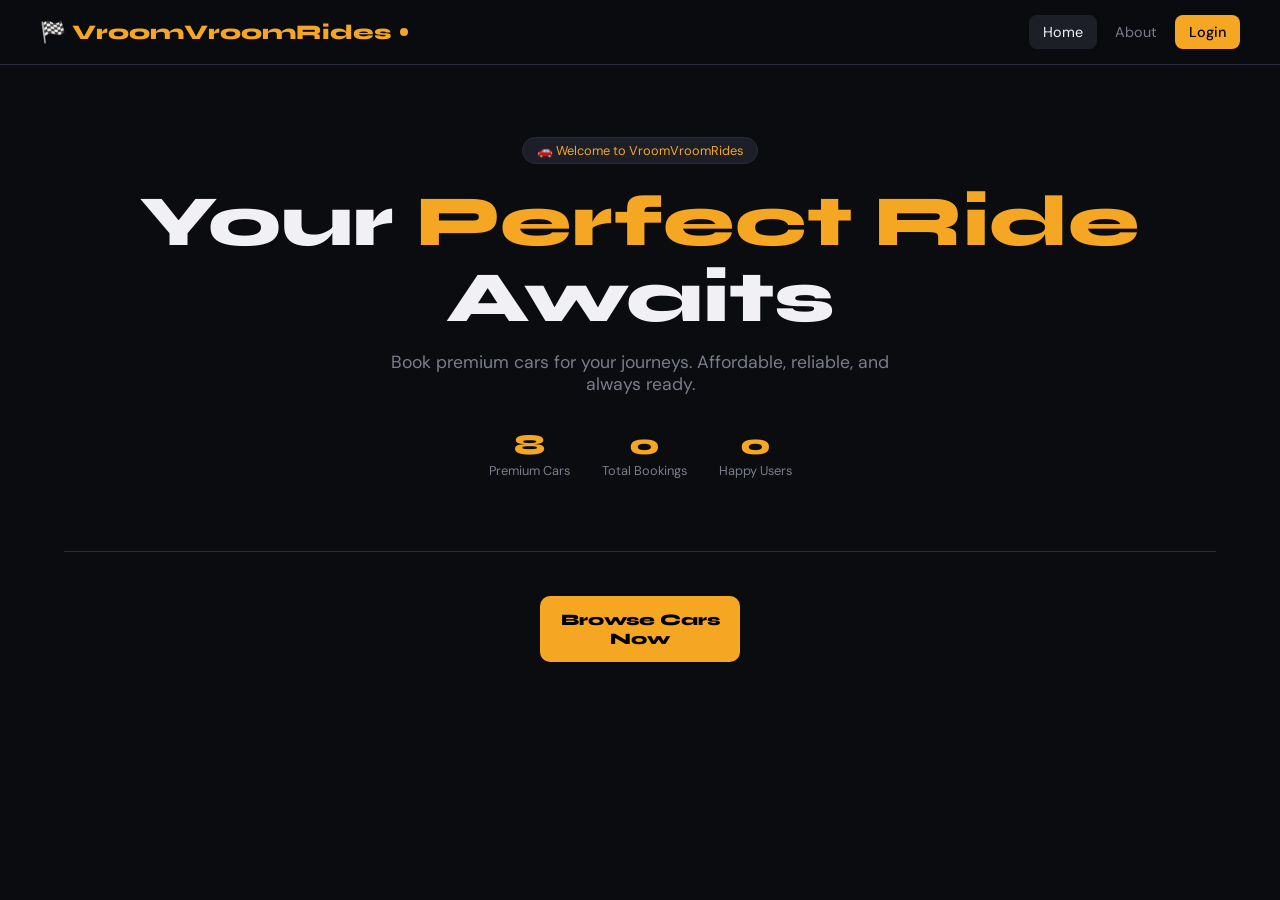
<file: admin.html>
<!DOCTYPE html>
<html lang="en">
<head>
    <meta charset="UTF-8">
    <meta name="viewport" content="width=device-width, initial-scale=1.0">
    <title>Admin Panel - VroomVroomRides</title>
    <link rel="stylesheet" href="shared.css">
</head>
<body>
    <div class="app">
        <nav class="nav">
            <div class="nav-inner">
                <a href="home.html" class="logo">🏁 VroomVroomRides <span class="logo-dot"></span></a>
                <div class="nav-links">
                    <a href="home.html" class="nav-btn">Home</a>
                    <a href="admin.html" class="nav-btn active">Admin</a>
                    <a href="#" class="nav-btn accent" id="nav-auth" onclick="handleAuthClick(event)">Logout</a>
                    <div class="nav-user" id="nav-user-info">
                        <span id="current-user">Admin</span>
                        <div class="avatar" id="user-avatar">A</div>
                    </div>
                </div>
            </div>
        </nav>

        <main class="main">
            <div class="page-title">Admin Dashboard</div>
            <div class="page-sub">Manage your car rental business</div>

            <!-- Stats -->
            <div class="stats-grid">
                <div class="stat-card">
                    <div class="stat-icon">📊</div>
                    <div class="stat-label">Total Bookings</div>
                    <div class="stat-value accent" id="admin-total-bookings">0</div>
                </div>
                <div class="stat-card">
                    <div class="stat-icon">💰</div>
                    <div class="stat-label">Total Revenue</div>
                    <div class="stat-value success" id="admin-total-revenue">₹0</div>
                </div>
                <div class="stat-card">
                    <div class="stat-icon">👥</div>
                    <div class="stat-label">Total Users</div>
                    <div class="stat-value accent" id="admin-total-users">0</div>
                </div>
                <div class="stat-card">
                    <div class="stat-icon">🚗</div>
                    <div class="stat-label">Available Cars</div>
                    <div class="stat-value success" id="admin-available-cars">0</div>
                </div>
            </div>

            <!-- Tabs -->
            <div style="display: flex; gap: 8px; margin-bottom: 20px; flex-wrap: wrap;">
                <button class="nav-btn active" onclick="switchTab('bookings')" id="tab-bookings">All Bookings</button>
                <button class="nav-btn" onclick="switchTab('payments')" id="tab-payments">Payments</button>
                <button class="nav-btn" onclick="switchTab('users')" id="tab-users">Users</button>
                <button class="nav-btn" onclick="switchTab('cars')" id="tab-cars">Manage Cars</button>
            </div>

            <!-- Bookings Tab -->
            <div id="admin-bookings-tab">
                <table class="admin-table">
                    <thead>
                        <tr>
                            <th>Car</th>
                            <th>Customer</th>
                            <th>Dates</th>
                            <th>Total</th>
                            <th>Status</th>
                            <th>Actions</th>
                        </tr>
                    </thead>
                    <tbody id="admin-bookings-list"></tbody>
                </table>
            </div>

            <!-- Payments Tab -->
            <div id="admin-payments-tab" style="display:none;">
                <table class="admin-table">
                    <thead>
                        <tr>
                            <th>Booking ID</th>
                            <th>Customer</th>
                            <th>Amount</th>
                            <th>Date</th>
                            <th>Status</th>
                            <th>Actions</th>
                        </tr>
                    </thead>
                    <tbody id="admin-payments-list"></tbody>
                </table>
            </div>

            <!-- Users Tab -->
            <div id="admin-users-tab" style="display:none;">
                <div style="margin-bottom: 20px; display: flex; gap: 8px;">
                    <input type="text" class="form-input" id="user-search" placeholder="Search users..." style="max-width: 300px;">
                    <button class="action-btn" onclick="searchUsers()">Search</button>
                </div>
                <table class="admin-table">
                    <thead>
                        <tr>
                            <th>Name</th>
                            <th>Email</th>
                            <th>Password</th>
                            <th>Bookings</th>
                            <th>Actions</th>
                        </tr>
                    </thead>
                    <tbody id="admin-users-list"></tbody>
                </table>
            </div>

            <!-- Manage Cars Tab -->
            <div id="admin-cars-tab" style="display:none;">
                <!-- Add Car Form -->
                <div style="background: var(--surface); border: 1px solid var(--border); border-radius: var(--radius); padding: 24px; margin-bottom: 32px;">
                    <h3 style="font-family: var(--font-head); font-size: 1.2rem; font-weight: 700; margin-bottom: 20px; color: var(--text);">➕ Add New Car</h3>
                    
                    <div class="form-row">
                        <div class="form-field">
                            <label class="form-label">Car Name</label>
                            <input type="text" class="form-input" id="car-name" placeholder="e.g., Swift Dzire">
                        </div>
                        <div class="form-field">
                            <label class="form-label">Car Type</label>
                            <select class="form-input" id="car-type">
                                <option value="">Select Type</option>
                                <option value="Sedan">Sedan</option>
                                <option value="SUV">SUV</option>
                                <option value="MPV">MPV</option>
                                <option value="Hatchback">Hatchback</option>
                                <option value="Luxury">Luxury</option>
                            </select>
                        </div>
                    </div>

                    <div class="form-row">
                        <div class="form-field">
                            <label class="form-label">Price per Day (₹)</label>
                            <input type="number" class="form-input" id="car-price" placeholder="1200">
                        </div>
                        <div class="form-field">
                            <label class="form-label">Seats</label>
                            <input type="number" class="form-input" id="car-seats" placeholder="5" min="2" max="8">
                        </div>
                    </div>

                    <div class="form-row">
                        <div class="form-field">
                            <label class="form-label">Fuel Type</label>
                            <select class="form-input" id="car-fuel">
                                <option value="">Select Fuel</option>
                                <option value="Petrol">Petrol</option>
                                <option value="Diesel">Diesel</option>
                                <option value="CNG">CNG</option>
                                <option value="Electric">Electric</option>
                            </select>
                        </div>
                        <div class="form-field">
                            <label class="form-label">Car Emoji/Icon</label>
                            <input type="text" class="form-input" id="car-image" placeholder="🚗">
                        </div>
                    </div>

                    <div class="form-field">
                        <label class="form-label">Description</label>
                        <input type="text" class="form-input" id="car-desc" placeholder="Short description of the car">
                    </div>

                    <div style="display: flex; gap: 16px; margin-top: 20px;">
                        <label style="display: flex; align-items: center; gap: 8px; cursor: pointer;">
                            <input type="checkbox" id="car-driver" style="width: 18px; height: 18px; cursor: pointer;">
                            <span style="color: var(--text); font-size: 0.9rem;">Driver Service Available</span>
                        </label>
                        <label style="display: flex; align-items: center; gap: 8px; cursor: pointer;">
                            <input type="checkbox" id="car-available" checked style="width: 18px; height: 18px; cursor: pointer;">
                            <span style="color: var(--text); font-size: 0.9rem;">Available Now</span>
                        </label>
                    </div>

                    <button class="action-btn" onclick="addNewCar()" style="background: var(--accent); margin-top: 20px; padding: 10px 24px; font-weight: 700;">
                        ➕ Add Car
                    </button>
                </div>

                <!-- Cars List -->
                <h3 style="font-family: var(--font-head); font-size: 1.2rem; font-weight: 700; margin-bottom: 16px; color: var(--text);">📋 All Cars</h3>
                <div style="overflow-x: auto;">
                    <table class="admin-table">
                        <thead>
                            <tr>
                                <th>Icon</th>
                                <th>Name</th>
                                <th>Type</th>
                                <th>Price/Day</th>
                                <th>Seats</th>
                                <th>Fuel</th>
                                <th>Driver</th>
                                <th>Status</th>
                                <th>Actions</th>
                            </tr>
                        </thead>
                        <tbody id="admin-cars-list"></tbody>
                    </table>
                </div>
            </div>
        </main>
    </div>

    <div class="toast-container" id="toast-container"></div>
    <script src="app.js"></script>
    <script>
        if (!app.currentUser || !app.currentUser.isAdmin) {
            window.location.href = 'home.html';
        }

        function updateDashboard() {
            const totalBookings = app.allBookings.length;
            const totalRevenue = app.allBookings.reduce((sum, b) => sum + b.total, 0);
            const totalUsers = app.allUsers.filter(u => !u.isAdmin).length;
            const availableCars = app.CARS.filter(c => c.available).length;

            document.getElementById('admin-total-bookings').textContent = totalBookings;
            document.getElementById('admin-total-revenue').textContent = `₹${totalRevenue}`;
            document.getElementById('admin-total-users').textContent = totalUsers;
            document.getElementById('admin-available-cars').textContent = availableCars;

            renderBookings();
            renderPayments();
            renderUsers();
        }

        function renderBookings() {
            const tbody = document.getElementById('admin-bookings-list');
            tbody.innerHTML = app.allBookings.map((booking) => {
                const user = app.allUsers.find(u => u.id === booking.userId);
                return `
                    <tr>
                        <td>${booking.carImage} ${booking.carName}</td>
                        <td>${user ? user.name : 'Unknown'}</td>
                        <td>${booking.pickupDate} to ${booking.returnDate}</td>
                        <td>₹${booking.total}</td>
                        <td>${booking.status}</td>
                        <td>
                            <button class="action-btn" onclick="cancelBooking(${booking.id})">Cancel</button>
                        </td>
                    </tr>
                `;
            }).join('');
        }

        function renderPayments() {
            const tbody = document.getElementById('admin-payments-list');
            tbody.innerHTML = app.allBookings.map((booking) => {
                const user = app.allUsers.find(u => u.id === booking.userId);
                return `
                    <tr>
                        <td>#${booking.id}</td>
                        <td>${user ? user.name : 'Unknown'}</td>
                        <td>₹${booking.total}</td>
                        <td>${booking.createdAt.split('T')[0]}</td>
                        <td>${booking.paymentStatus || 'Pending'}</td>
                        <td>
                            <button class="action-btn" onclick="processRefund(${booking.id})">Refund</button>
                        </td>
                    </tr>
                `;
            }).join('');
        }

        function renderUsers() {
            const tbody = document.getElementById('admin-users-list');
            const users = app.allUsers.filter(u => !u.isAdmin);
            tbody.innerHTML = users.map(user => `
                <tr>
                    <td>${user.name}</td>
                    <td>${user.email}</td>
                    <td><code style="background: var(--surface2); padding: 2px 6px; border-radius: 4px; font-size: .8rem;">${user.password}</code></td>
                    <td>${user.bookings.length}</td>
                    <td>
                        <button class="action-btn" onclick="viewUserDetails(${user.id})">Details</button>
                        <button class="action-btn danger" onclick="deleteUser(${user.id})">Delete</button>
                    </td>
                </tr>
            `).join('');
        }

        function switchTab(tab) {
            document.getElementById('admin-bookings-tab').style.display = tab === 'bookings' ? 'block' : 'none';
            document.getElementById('admin-payments-tab').style.display = tab === 'payments' ? 'block' : 'none';
            document.getElementById('admin-users-tab').style.display = tab === 'users' ? 'block' : 'none';
            document.getElementById('admin-cars-tab').style.display = tab === 'cars' ? 'block' : 'none';

            document.getElementById('tab-bookings').classList.toggle('active', tab === 'bookings');
            document.getElementById('tab-payments').classList.toggle('active', tab === 'payments');
            document.getElementById('tab-users').classList.toggle('active', tab === 'users');
            document.getElementById('tab-cars').classList.toggle('active', tab === 'cars');

            if (tab === 'cars') {
                renderCars();
            }
        }

        function cancelBooking(bookingId) {
            if (confirm('Cancel this booking?')) {
                app.allBookings = app.allBookings.filter(b => b.id !== bookingId);
                app.saveData();
                updateDashboard();
                app.showToast('Booking cancelled', 'success');
            }
        }

        function processRefund(bookingId) {
            if (confirm('Process refund?')) {
                app.showToast('Refund processed successfully', 'success');
            }
        }

        function deleteUser(userId) {
            if (confirm('Delete this user?')) {
                app.allUsers = app.allUsers.filter(u => u.id !== userId);
                app.allBookings = app.allBookings.filter(b => b.userId !== userId);
                app.saveData();
                updateDashboard();
                app.showToast('User deleted', 'success');
            }
        }

        function viewUserDetails(userId) {
            const user = app.allUsers.find(u => u.id === userId);
            if (user) {
                const userBookings = app.allBookings.filter(b => b.userId === userId);
                alert(`CUSTOMER DETAILS\n================\nName: ${user.name}\nEmail: ${user.email}\nPassword: ${user.password}\nPhone: N/A\nBookings: ${user.bookings.length}\n\nBOOKING HISTORY:\n${userBookings.length === 0 ? 'No bookings' : userBookings.map(b => `- ${b.carName} (${b.pickupDate} to ${b.returnDate}) - ₹${b.total}`).join('\n')}`);
            }
        }

        function searchUsers() {
            const query = document.getElementById('user-search').value.toLowerCase();
            const tbody = document.getElementById('admin-users-list');
            if (!query) {
                renderUsers();
                return;
            }
            const users = app.allUsers.filter(u => !u.isAdmin && (u.name.toLowerCase().includes(query) || u.email.toLowerCase().includes(query)));
            tbody.innerHTML = users.map(user => `
                <tr>
                    <td>${user.name}</td>
                    <td>${user.email}</td>
                    <td><code style="background: var(--surface2); padding: 2px 6px; border-radius: 4px; font-size: .8rem;">${user.password}</code></td>
                    <td>${user.bookings.length}</td>
                    <td>
                        <button class="action-btn" onclick="viewUserDetails(${user.id})">Details</button>
                        <button class="action-btn danger" onclick="deleteUser(${user.id})">Delete</button>
                    </td>
                </tr>
            `).join('');
        }

        function handleAuthClick(e) {
            e.preventDefault();
            app.handleLogout();
        }

        function renderCars() {
            const tbody = document.getElementById('admin-cars-list');
            tbody.innerHTML = app.CARS.map(car => `
                <tr>
                    <td style="font-size: 1.5rem;">${car.image}</td>
                    <td><strong>${car.name}</strong></td>
                    <td>${car.type}</td>
                    <td>₹${car.price}</td>
                    <td>${car.seats}</td>
                    <td>${car.fuel}</td>
                    <td>${car.driver ? '✅ Yes' : '❌ No'}</td>
                    <td>
                        <span style="padding: 4px 8px; border-radius: 4px; ${car.available ? 'background: var(--success); color: #000;' : 'background: var(--accent2); color: #fff;'} font-size: 0.8rem; font-weight: 600;">
                            ${car.available ? 'Available' : 'Unavailable'}
                        </span>
                    </td>
                    <td>
                        <button class="action-btn" onclick="toggleCarAvailability(${car.id})">${car.available ? 'Disable' : 'Enable'}</button>
                        <button class="action-btn danger" onclick="deleteCarAdmin(${car.id})">Delete</button>
                    </td>
                </tr>
            `).join('');
        }

        function addNewCar() {
            const carData = {
                name: document.getElementById('car-name').value,
                type: document.getElementById('car-type').value,
                price: document.getElementById('car-price').value,
                seats: document.getElementById('car-seats').value,
                fuel: document.getElementById('car-fuel').value,
                image: document.getElementById('car-image').value,
                desc: document.getElementById('car-desc').value,
                driver: document.getElementById('car-driver').checked,
                available: document.getElementById('car-available').checked,
            };

            if (app.addCar(carData)) {
                // Clear form
                document.getElementById('car-name').value = '';
                document.getElementById('car-type').value = '';
                document.getElementById('car-price').value = '';
                document.getElementById('car-seats').value = '';
                document.getElementById('car-fuel').value = '';
                document.getElementById('car-image').value = '🚗';
                document.getElementById('car-desc').value = '';
                document.getElementById('car-driver').checked = false;
                document.getElementById('car-available').checked = true;
                
                renderCars();
                updateDashboard();
            }
        }

        function toggleCarAvailability(carId) {
            const car = app.CARS.find(c => c.id === carId);
            if (car) {
                app.updateCarAvailability(carId, !car.available);
                renderCars();
                updateDashboard();
            }
        }

        function deleteCarAdmin(carId) {
            if (app.deleteCar(carId)) {
                renderCars();
                updateDashboard();
            }
        }

        document.getElementById('current-user').textContent = app.currentUser.name;
        document.getElementById('user-avatar').textContent = app.currentUser.name.charAt(0);
        updateDashboard();
    </script>
</body>
</html>
</file>
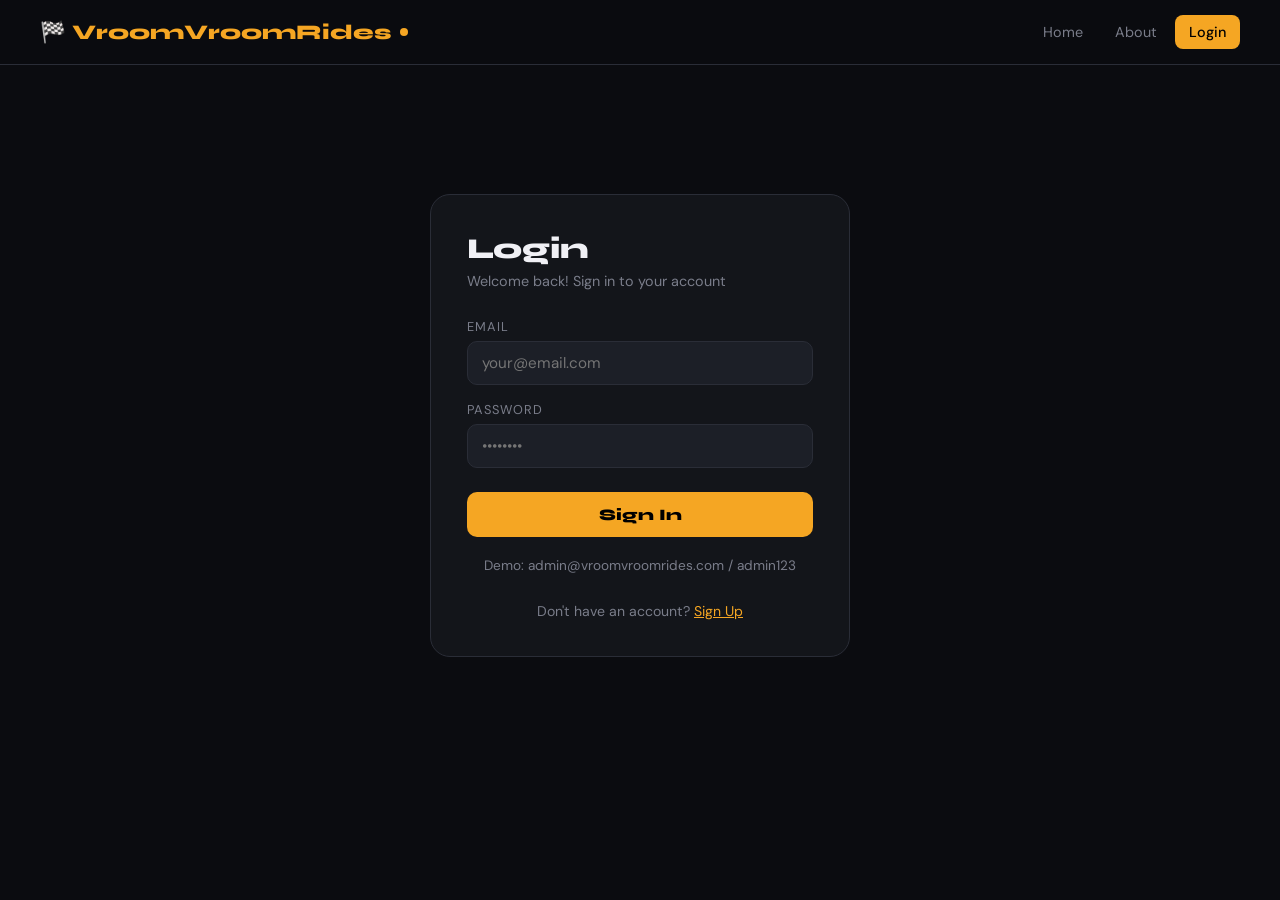
<file: bookings.html>
<!DOCTYPE html>
<html lang="en">
<head>
    <meta charset="UTF-8">
    <meta name="viewport" content="width=device-width, initial-scale=1.0">
    <title>My Bookings - VroomVroomRides</title>
    <link rel="stylesheet" href="shared.css">
</head>
<body>
    <div class="app">
        <nav class="nav">
            <div class="nav-inner">
                <a href="home.html" class="logo">🏁 VroomVroomRides <span class="logo-dot"></span></a>
                <div class="nav-links">
                    <a href="home.html" class="nav-btn">Home</a>
                    <a href="browse.html" class="nav-btn">Browse</a>
                    <a href="bookings.html" class="nav-btn active">My Bookings</a>
                    <a href="about.html" class="nav-btn">About</a>
                    <a href="admin.html" class="nav-btn" id="nav-admin" style="display:none;">Admin</a>
                    <a href="#" class="nav-btn accent" id="nav-auth" onclick="handleAuthClick(event)">Logout</a>
                    <div class="nav-user" id="nav-user-info">
                        <span id="current-user">User</span>
                        <div class="avatar" id="user-avatar">U</div>
                    </div>
                </div>
            </div>
        </nav>

        <main class="main">
            <div class="page-title">My Bookings</div>
            <div class="page-sub">View and manage your car reservations</div>
            <div class="bookings-list" id="bookings-list"></div>
        </main>
    </div>

    <div class="toast-container" id="toast-container"></div>
    <script src="app.js"></script>
    <script>
        if (!app.currentUser) window.location.href = 'login.html';

        function renderBookings() {
            const userBookings = app.allBookings.filter(b => b.userId === app.currentUser.id);
            const container = document.getElementById('bookings-list');

            if (userBookings.length === 0) {
                container.innerHTML = `
                    <div class="no-bookings">
                        <div class="no-bookings-icon">🚗</div>
                        <h3>No bookings yet</h3>
                        <p>Start by browsing and booking a car</p>
                    </div>
                `;
                return;
            }

            container.innerHTML = userBookings.map(booking => `
                <div class="booking-item">
                    <div class="booking-emoji">${booking.carImage}</div>
                    <div class="booking-info">
                        <div class="booking-name">${booking.carName}</div>
                        <div class="booking-dates">${booking.pickupDate} to ${booking.returnDate}</div>
                        <div class="booking-tags">
                            <span class="tag">${booking.withDriver ? 'With Driver' : 'Self Drive'}</span>
                            <span class="tag">${booking.status}</span>
                            <span class="tag">${booking.paymentStatus || 'Pending'}</span>
                        </div>
                    </div>
                    <div class="booking-total">₹${booking.total}</div>
                    <div style="display: flex; gap: 8px; white-space: nowrap;">
                        <button class="action-btn" onclick="payBooking(${booking.id})" style="background: var(--success); color: #000;">Pay</button>
                        <button class="action-btn danger" onclick="cancelBooking(${booking.id})">Cancel</button>
                    </div>
                </div>
            `).join('');
        }

        function payBooking(bookingId) {
            const booking = app.allBookings.find(b => b.id === bookingId);
            if (booking) {
                booking.paymentStatus = 'Paid';
                app.saveData();
                renderBookings();
                app.showToast(`Payment of ₹${booking.total} completed successfully!`, 'success');
            }
        }

        function cancelBooking(bookingId) {
            if (confirm('Are you sure you want to cancel this booking?')) {
                app.allBookings = app.allBookings.filter(b => b.id !== bookingId);
                app.saveData();
                renderBookings();
                app.showToast('Booking cancelled successfully', 'success');
            }
        }

        function handleAuthClick(e) {
            e.preventDefault();
            app.handleLogout();
        }

        document.getElementById('current-user').textContent = app.currentUser.name;
        document.getElementById('user-avatar').textContent = app.currentUser.name.charAt(0);
        if (app.currentUser.isAdmin) document.getElementById('nav-admin').style.display = 'inline-block';
        renderBookings();
    </script>
</body>
</html>
</file>
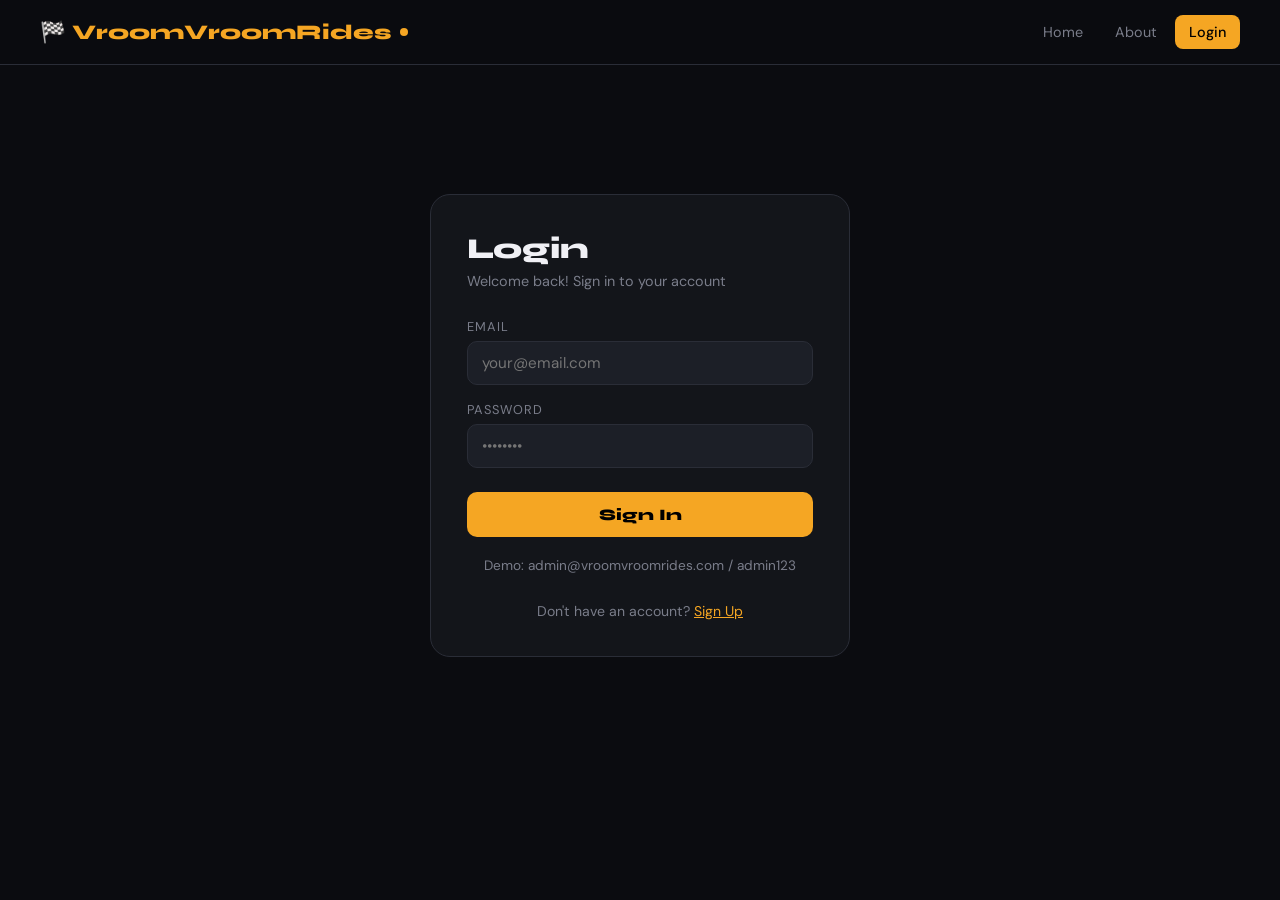
<file: browse.html>
<!DOCTYPE html>
<html lang="en">
<head>
    <meta charset="UTF-8">
    <meta name="viewport" content="width=device-width, initial-scale=1.0">
    <title>Browse Cars - VroomVroomRides</title>
    <link rel="stylesheet" href="shared.css">
</head>
<body>
    <div class="app">
        <nav class="nav">
            <div class="nav-inner">
                <a href="home.html" class="logo">🏁 VroomVroomRides <span class="logo-dot"></span></a>
                <div class="nav-links">
                    <a href="home.html" class="nav-btn">Home</a>
                    <a href="browse.html" class="nav-btn active">Browse</a>
                    <a href="bookings.html" class="nav-btn">My Bookings</a>
                    <a href="about.html" class="nav-btn">About</a>
                    <a href="admin.html" class="nav-btn" id="nav-admin" style="display:none;">Admin</a>
                    <a href="#" class="nav-btn accent" id="nav-auth" onclick="handleAuthClick(event)">Logout</a>
                    <div class="nav-user" id="nav-user-info">
                        <span id="current-user">User</span>
                        <div class="avatar" id="user-avatar">U</div>
                    </div>
                </div>
            </div>
        </nav>

        <main class="main">
            <div class="page-title">Browse Cars</div>
            <div class="page-sub">Find the perfect vehicle for your needs</div>

            <div class="filters">
                <div class="filter-group">
                    <label class="filter-label">Car Type</label>
                    <select class="filter-select" id="filter-type" onchange="applyFilters()">
                        <option value="">All Types</option>
                        <option value="Sedan">Sedan</option>
                        <option value="SUV">SUV</option>
                        <option value="MPV">MPV</option>
                        <option value="Hatchback">Hatchback</option>
                        <option value="Luxury">Luxury</option>
                    </select>
                </div>
                <div class="filter-group">
                    <label class="filter-label">Max Price</label>
                    <input type="number" class="filter-input" id="filter-price" placeholder="Max price" onchange="applyFilters()">
                </div>
                <div class="filter-group">
                    <label class="filter-label">Fuel Type</label>
                    <select class="filter-select" id="filter-fuel" onchange="applyFilters()">
                        <option value="">All Fuels</option>
                        <option value="Petrol">Petrol</option>
                        <option value="Diesel">Diesel</option>
                        <option value="CNG">CNG</option>
                        <option value="Electric">Electric</option>
                    </select>
                </div>
                <div class="toggle-group" style="margin-left: auto;">
                    <label class="toggle-label">Available Only</label>
                    <label class="toggle">
                        <input type="checkbox" id="filter-available" onchange="applyFilters()">
                        <div class="toggle-slider"></div>
                    </label>
                </div>
                <button class="filter-reset" onclick="resetFilters()">Reset Filters</button>
            </div>

            <div class="results-count" id="results-count"></div>
            <div class="cars-grid" id="cars-grid"></div>
        </main>
    </div>

    <!-- Booking Modal -->
    <div id="booking-modal" class="modal-overlay" style="display:none;" onclick="if(event.target === this) closeBookingModal()">
        <div class="modal">
            <div class="modal-header">
                <h2>Book Car</h2>
                <button class="modal-close" onclick="closeBookingModal()">✕</button>
            </div>
            <div class="modal-body">
                <span class="modal-car-emoji" id="booking-emoji"></span>
                <h3 class="modal-car-name" id="booking-car-name"></h3>
                <p class="modal-car-desc" id="booking-car-desc"></p>

                <div class="form-field">
                    <label class="form-label">Pickup Date</label>
                    <input type="date" class="form-input" id="booking-pickup" onchange="updateBookingSummary()">
                </div>

                <div class="form-field">
                    <label class="form-label">Return Date</label>
                    <input type="date" class="form-input" id="booking-return" onchange="updateBookingSummary()">
                </div>

                <div class="form-field">
                    <label class="form-label">With Driver?</label>
                    <div class="driver-option selected" onclick="selectDriver(false)" id="driver-option-no">
                        <div class="driver-option-left">
                            <div class="driver-icon">🚗</div>
                            <div>
                                <div class="driver-option-title">Self Drive</div>
                                <div class="driver-option-sub">Drive yourself</div>
                            </div>
                        </div>
                        <div class="driver-price">₹0</div>
                    </div>
                    <div class="driver-option" onclick="selectDriver(true)" id="driver-option-yes">
                        <div class="driver-option-left">
                            <div class="driver-icon">👨‍💼</div>
                            <div>
                                <div class="driver-option-title">With Driver</div>
                                <div class="driver-option-sub">Professional driver included</div>
                            </div>
                        </div>
                        <div class="driver-price">₹<span id="driver-cost">500</span>/day</div>
                    </div>
                </div>

                <div class="booking-summary">
                    <div class="summary-row">
                        <span>Car Rental:</span>
                        <span>₹<span id="summary-car-price">0</span></span>
                    </div>
                    <div class="summary-row">
                        <span>Driver Cost:</span>
                        <span>₹<span id="summary-driver-price">0</span></span>
                    </div>
                    <div class="summary-row total">
                        <span>Total:</span>
                        <span>₹<span id="summary-total">0</span></span>
                    </div>
                </div>

                <button class="confirm-btn" onclick="confirmBooking()">Confirm Booking</button>
            </div>
        </div>
    </div>

    <div class="toast-container" id="toast-container"></div>
    <script src="app.js"></script>
    <script>
        if (!app.currentUser) window.location.href = 'login.html';

        function renderCars() {
            const typeFilter = document.getElementById('filter-type').value;
            const priceFilter = document.getElementById('filter-price').value;
            const fuelFilter = document.getElementById('filter-fuel').value;
            const availableOnly = document.getElementById('filter-available').checked;

            const filteredCars = app.CARS.filter(car => {
                if (typeFilter && car.type !== typeFilter) return false;
                if (priceFilter && car.price > parseInt(priceFilter)) return false;
                if (fuelFilter && car.fuel !== fuelFilter) return false;
                if (availableOnly && !car.available) return false;
                return true;
            });

            document.getElementById('results-count').textContent = `Showing ${filteredCars.length} cars`;
            const grid = document.getElementById('cars-grid');
            grid.innerHTML = filteredCars.map(car => `
                <div class="car-card ${!car.available ? 'unavailable' : ''}" onclick="app.openBookingModal(${car.id})">
                    <div class="car-image">
                        ${car.image}
                        <div class="car-badge ${car.available ? 'badge-available' : 'badge-unavailable'}">
                            ${car.available ? 'Available' : 'Unavailable'}
                        </div>
                    </div>
                    <div class="car-body">
                        <div class="car-meta">
                            <span class="tag">${car.type}</span>
                            <span class="tag">${car.seats} seats</span>
                            <span class="tag">${car.fuel}</span>
                        </div>
                        <h3 class="car-name">${car.name}</h3>
                        <p class="car-desc">${car.desc}</p>
                        <div class="car-footer">
                            <div class="car-price"><span>₹${car.price}</span><small>/day</small></div>
                            <button class="book-btn" ${!car.available ? 'disabled' : ''}>
                                ${car.available ? 'Book Now' : 'Unavailable'}
                            </button>
                        </div>
                    </div>
                </div>
            `).join('');
        }

        function applyFilters() { renderCars(); }
        function resetFilters() {
            document.getElementById('filter-type').value = '';
            document.getElementById('filter-price').value = '';
            document.getElementById('filter-fuel').value = '';
            document.getElementById('filter-available').checked = false;
            renderCars();
        }

        function closeBookingModal() {
            document.getElementById('booking-modal').style.display = 'none';
        }

        function selectDriver(withDriver) {
            app.currentBooking.withDriver = withDriver;
            document.getElementById('driver-option-no').classList.toggle('selected', !withDriver);
            document.getElementById('driver-option-yes').classList.toggle('selected', withDriver);
            updateBookingSummary();
        }

        function updateBookingSummary() {
            const car = app.CARS.find(c => c.id === app.currentBooking.carId);
            const pickup = document.getElementById('booking-pickup').value;
            const returnDate = document.getElementById('booking-return').value;

            if (!pickup || !returnDate) {
                document.getElementById('summary-car-price').textContent = '0';
                document.getElementById('summary-driver-price').textContent = '0';
                document.getElementById('summary-total').textContent = '0';
                return;
            }

            const days = app.daysBetween(pickup, returnDate);
            const carTotal = car.price * days;
            const driverTotal = app.currentBooking.withDriver ? app.DRIVER_COST * days : 0;
            const total = carTotal + driverTotal;

            document.getElementById('summary-car-price').textContent = carTotal;
            document.getElementById('summary-driver-price').textContent = driverTotal;
            document.getElementById('summary-total').textContent = total;
        }

        function confirmBooking() {
            const pickup = document.getElementById('booking-pickup').value;
            const returnDate = document.getElementById('booking-return').value;

            if (!pickup || !returnDate) {
                app.showToast('Please select dates', 'error');
                return;
            }

            const car = app.CARS.find(c => c.id === app.currentBooking.carId);
            const days = app.daysBetween(pickup, returnDate);
            const carTotal = car.price * days;
            const driverTotal = app.currentBooking.withDriver ? app.DRIVER_COST * days : 0;
            const total = carTotal + driverTotal;

            const booking = {
                id: Math.max(...app.allBookings.map(b => b.id), 0) + 1,
                userId: app.currentUser.id,
                carId: app.currentBooking.carId,
                carName: car.name,
                carImage: car.image,
                pickupDate: pickup,
                returnDate: returnDate,
                withDriver: app.currentBooking.withDriver,
                total: total,
                status: 'Confirmed',
                paymentStatus: 'Pending',
                createdAt: new Date().toISOString(),
            };

            app.allBookings.push(booking);
            app.currentUser.bookings.push(booking.id);
            app.saveData();
            app.showToast('Booking confirmed!', 'success');
            closeBookingModal();
        }

        function handleAuthClick(e) {
            e.preventDefault();
            app.handleLogout();
        }

        document.getElementById('current-user').textContent = app.currentUser.name;
        document.getElementById('user-avatar').textContent = app.currentUser.name.charAt(0);
        if (app.currentUser.isAdmin) document.getElementById('nav-admin').style.display = 'inline-block';
        renderCars();
    </script>
</body>
</html>
</file>
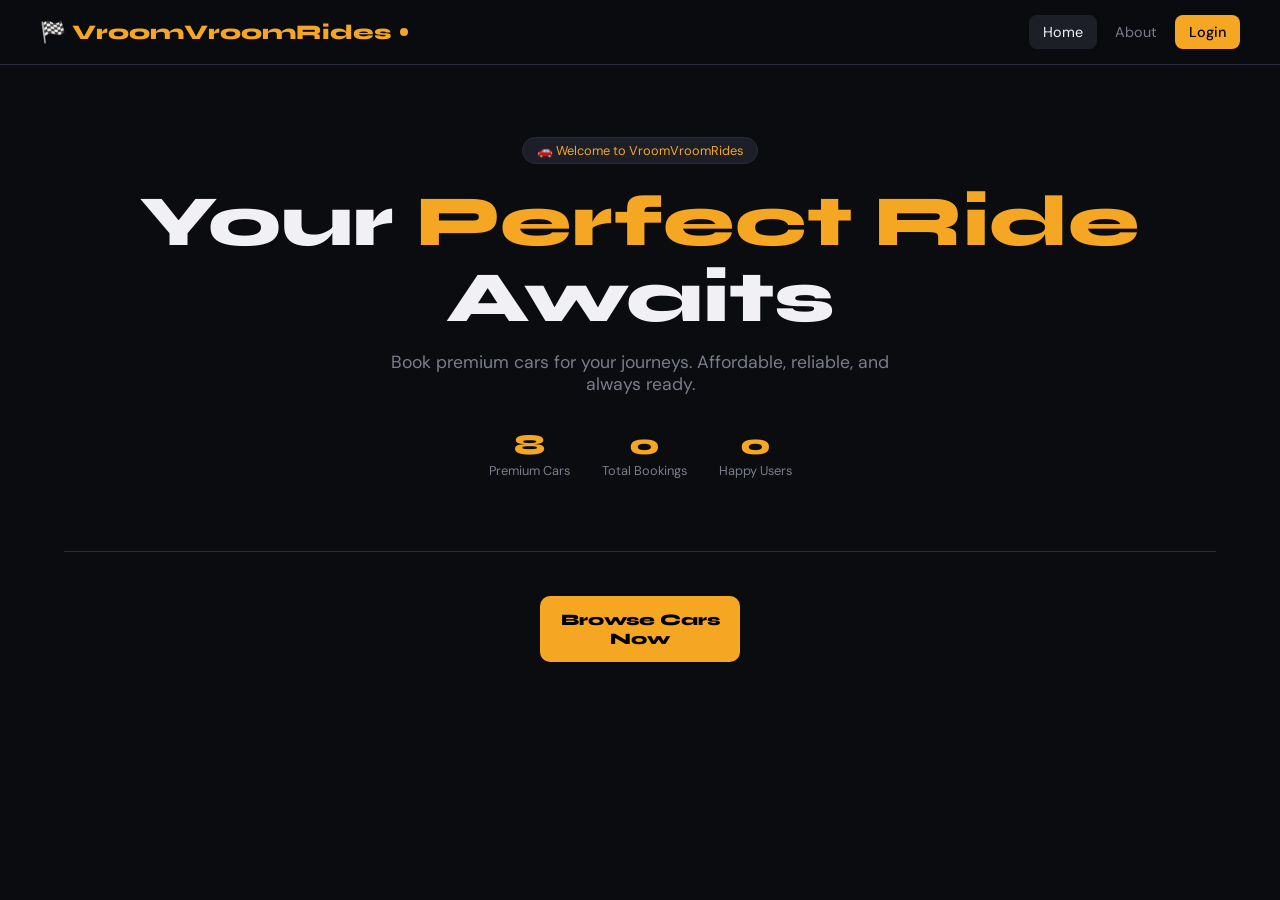
<file: home.html>
<!DOCTYPE html>
<html lang="en">
<head>
    <meta charset="UTF-8">
    <meta name="viewport" content="width=device-width, initial-scale=1.0">
    <title>VroomVroomRides - Home</title>
    <link rel="stylesheet" href="shared.css">
</head>
<body>
    <div class="app">
        <nav class="nav">
            <div class="nav-inner">
                <a href="home.html" class="logo">🏁 VroomVroomRides <span class="logo-dot"></span></a>
                <div class="nav-links">
                    <a href="home.html" class="nav-btn active">Home</a>
                    <a href="browse.html" class="nav-btn" id="nav-browse" style="display:none;">Browse</a>
                    <a href="bookings.html" class="nav-btn" id="nav-bookings" style="display:none;">My Bookings</a>
                    <a href="about.html" class="nav-btn">About</a>
                    <a href="admin.html" class="nav-btn" id="nav-admin" style="display:none;">Admin</a>
                    <a href="login.html" class="nav-btn accent" id="nav-auth">Login</a>
                    <div class="nav-user" id="nav-user-info" style="display:none;">
                        <span id="current-user">User</span>
                        <div class="avatar" id="user-avatar">U</div>
                    </div>
                </div>
            </div>
        </nav>

        <main class="main">
            <div class="hero">
                <div class="hero-badge">🚗 Welcome to VroomVroomRides</div>
                <h1>Your <span>Perfect Ride</span> Awaits</h1>
                <p>Book premium cars for your journeys. Affordable, reliable, and always ready.</p>
                <div class="hero-stats">
                    <div class="hero-stat">
                        <div class="hero-stat-num">8</div>
                        <div class="hero-stat-label">Premium Cars</div>
                    </div>
                    <div class="hero-stat">
                        <div class="hero-stat-num" id="hero-bookings">0</div>
                        <div class="hero-stat-label">Total Bookings</div>
                    </div>
                    <div class="hero-stat">
                        <div class="hero-stat-num" id="hero-users">0</div>
                        <div class="hero-stat-label">Happy Users</div>
                    </div>
                </div>
            </div>
            <hr class="divider">
            <center style="margin: 40px 0;">
                <a href="browse.html" class="confirm-btn" style="max-width: 200px; text-decoration: none; display: inline-block;">Browse Cars Now</a>
            </center>
        </main>
    </div>

    <div class="toast-container" id="toast-container"></div>
    <script src="app.js"></script>
    <script>
        document.getElementById('hero-bookings').textContent = app.allBookings.length;
        document.getElementById('hero-users').textContent = app.allUsers.filter(u => !u.isAdmin).length;
        
        if (app.currentUser) {
            document.getElementById('nav-browse').style.display = 'inline-block';
            document.getElementById('nav-bookings').style.display = 'inline-block';
            document.getElementById('nav-auth').href = '#';
            document.getElementById('nav-auth').textContent = 'Logout';
            document.getElementById('nav-auth').onclick = (e) => { e.preventDefault(); app.handleLogout(); };
            document.getElementById('nav-user-info').style.display = 'flex';
            document.getElementById('current-user').textContent = app.currentUser.name;
            document.getElementById('user-avatar').textContent = app.currentUser.name.charAt(0);
            if (app.currentUser.isAdmin) document.getElementById('nav-admin').style.display = 'inline-block';
        }
    </script>
</body>
</html>
</file>
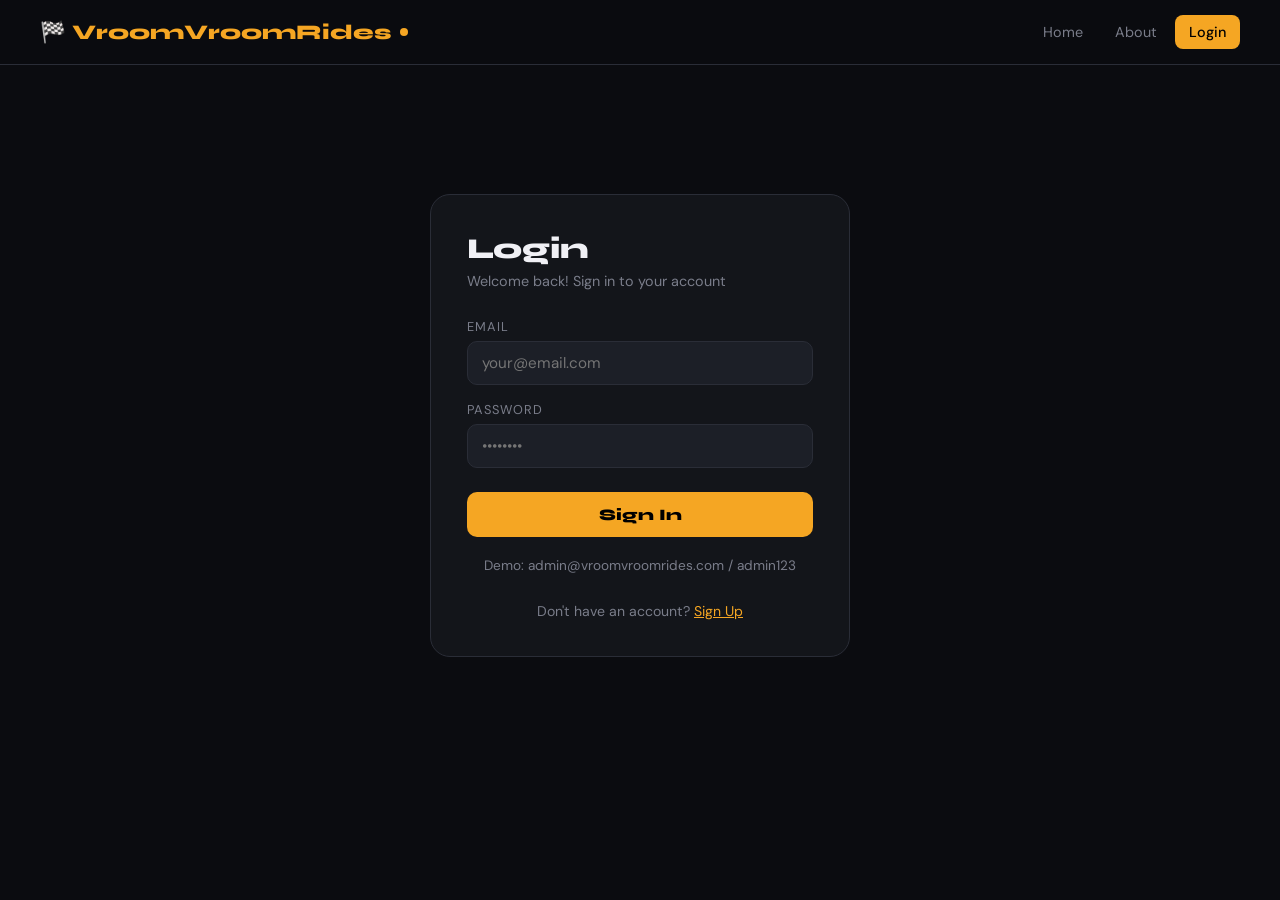
<file: login.html>
<!DOCTYPE html>
<html lang="en">
<head>
    <meta charset="UTF-8">
    <meta name="viewport" content="width=device-width, initial-scale=1.0">
    <title>Login - VroomVroomRides</title>
    <link rel="stylesheet" href="shared.css">
</head>
<body>
    <div class="app">
        <nav class="nav">
            <div class="nav-inner">
                <a href="home.html" class="logo">🏁 VroomVroomRides <span class="logo-dot"></span></a>
                <div class="nav-links">
                    <a href="home.html" class="nav-btn">Home</a>
                    <a href="about.html" class="nav-btn">About</a>
                    <a href="login.html" class="nav-btn accent active">Login</a>
                </div>
            </div>
        </nav>

        <main class="main">
            <div class="auth-page">
                <div class="auth-card">
                    <div id="login-form">
                        <h2 class="auth-title">Login</h2>
                        <p class="auth-sub">Welcome back! Sign in to your account</p>
                        <div class="form-field">
                            <label class="form-label">Email</label>
                            <input type="email" class="form-input" id="login-email" placeholder="your@email.com">
                        </div>
                        <div class="form-field">
                            <label class="form-label">Password</label>
                            <input type="password" class="form-input" id="login-password" placeholder="••••••••">
                        </div>
                        <button class="auth-submit" onclick="handleLogin()">Sign In</button>
                        <div class="auth-sub" style="text-align: center; margin-top: 20px; color: var(--muted); font-size: .85rem;">
                            Demo: admin@vroomvroomrides.com / admin123
                        </div>
                        <div class="auth-switch">
                            Don't have an account? <a href="signup.html">Sign Up</a>
                        </div>
                    </div>
                </div>
            </div>
        </main>
    </div>

    <div class="toast-container" id="toast-container"></div>
    <script src="app.js"></script>
    <script>
        function handleLogin() {
            const email = document.getElementById('login-email').value;
            const password = document.getElementById('login-password').value;
            
            if (app.handleLogin(email, password)) {
                setTimeout(() => window.location.href = 'browse.html', 1000);
            }
        }
    </script>
</body>
</html>
</file>
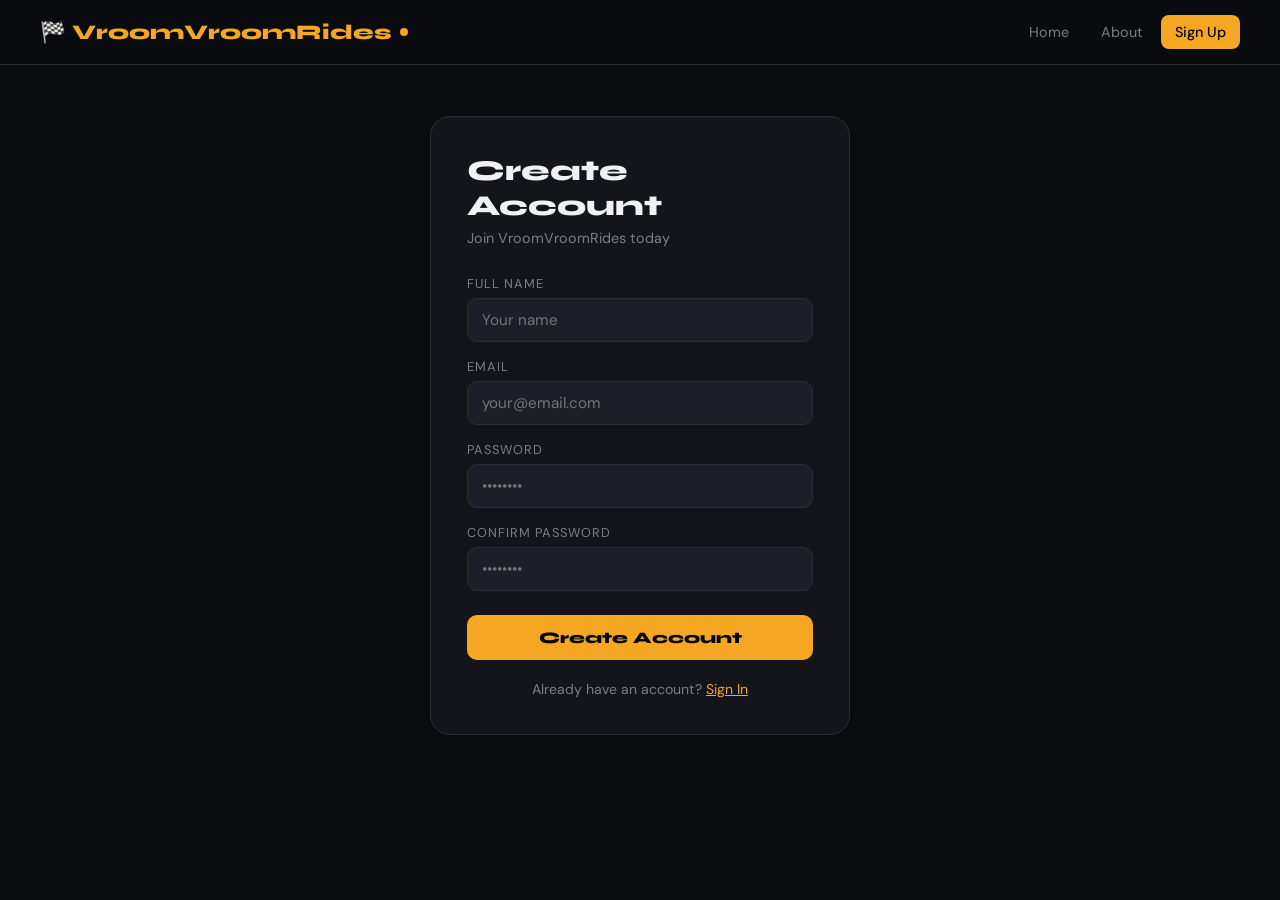
<file: signup.html>
<!DOCTYPE html>
<html lang="en">
<head>
    <meta charset="UTF-8">
    <meta name="viewport" content="width=device-width, initial-scale=1.0">
    <title>Sign Up - VroomVroomRides</title>
    <link rel="stylesheet" href="shared.css">
</head>
<body>
    <div class="app">
        <nav class="nav">
            <div class="nav-inner">
                <a href="home.html" class="logo">🏁 VroomVroomRides <span class="logo-dot"></span></a>
                <div class="nav-links">
                    <a href="home.html" class="nav-btn">Home</a>
                    <a href="about.html" class="nav-btn">About</a>
                    <a href="signup.html" class="nav-btn accent active">Sign Up</a>
                </div>
            </div>
        </nav>

        <main class="main">
            <div class="auth-page">
                <div class="auth-card">
                    <h2 class="auth-title">Create Account</h2>
                    <p class="auth-sub">Join VroomVroomRides today</p>
                    <div class="form-field">
                        <label class="form-label">Full Name</label>
                        <input type="text" class="form-input" id="signup-name" placeholder="Your name">
                    </div>
                    <div class="form-field">
                        <label class="form-label">Email</label>
                        <input type="email" class="form-input" id="signup-email" placeholder="your@email.com">
                    </div>
                    <div class="form-field">
                        <label class="form-label">Password</label>
                        <input type="password" class="form-input" id="signup-password" placeholder="••••••••">
                    </div>
                    <div class="form-field">
                        <label class="form-label">Confirm Password</label>
                        <input type="password" class="form-input" id="signup-confirm" placeholder="••••••••">
                    </div>
                    <button class="auth-submit" onclick="handleSignup()">Create Account</button>
                    <div class="auth-switch">
                        Already have an account? <a href="login.html">Sign In</a>
                    </div>
                </div>
            </div>
        </main>
    </div>

    <div class="toast-container" id="toast-container"></div>
    <script src="app.js"></script>
    <script>
        function handleSignup() {
            const name = document.getElementById('signup-name').value;
            const email = document.getElementById('signup-email').value;
            const password = document.getElementById('signup-password').value;
            const confirm = document.getElementById('signup-confirm').value;

            if (app.handleSignup(name, email, password, confirm)) {
                setTimeout(() => window.location.href = 'login.html', 1500);
            }
        }
    </script>
</body>
</html>
</file>
<file: shared.css>
@import url('https://fonts.googleapis.com/css2?family=Syne:wght@400;600;700;800&family=DM+Sans:wght@300;400;500&display=swap');

*, *::before, *::after { box-sizing: border-box; margin: 0; padding: 0; }

:root {
    --bg: #0B0C10;
    --surface: #13151A;
    --surface2: #1C1F27;
    --border: #2A2D37;
    --accent: #F5A623;
    --accent2: #FF5757;
    --text: #F0F0F5;
    --muted: #7A7D8A;
    --success: #3DDC84;
    --font-head: 'Syne', sans-serif;
    --font-body: 'DM Sans', sans-serif;
    --radius: 14px;
    --shadow: 0 8px 32px rgba(0,0,0,0.5);
}

body { background: var(--bg); color: var(--text); font-family: var(--font-body); min-height: 100vh; }
::-webkit-scrollbar { width: 6px; }
::-webkit-scrollbar-track { background: var(--bg); }
::-webkit-scrollbar-thumb { background: var(--border); border-radius: 3px; }

.app { min-height: 100vh; display: flex; flex-direction: column; }
.main { flex: 1; padding: 0 24px 48px; max-width: 1200px; margin: 0 auto; width: 100%; }

.nav { background: rgba(11,12,16,0.85); backdrop-filter: blur(20px); border-bottom: 1px solid var(--border); padding: 0 24px; position: sticky; top: 0; z-index: 100; }
.nav-inner { max-width: 1200px; margin: 0 auto; display: flex; align-items: center; gap: 8px; height: 64px; }
.logo { font-family: var(--font-head); font-weight: 800; font-size: 1.3rem; color: var(--accent); cursor: pointer; display: flex; align-items: center; gap: 8px; text-decoration: none; }
.logo-dot { width: 8px; height: 8px; background: var(--accent); border-radius: 50%; animation: pulse 2s infinite; }
@keyframes pulse { 0%,100%{opacity:1;transform:scale(1)} 50%{opacity:.5;transform:scale(1.4)} }
.nav-links { display: flex; gap: 4px; margin-left: auto; align-items: center; }
.nav-btn { background: none; border: none; color: var(--muted); font-family: var(--font-body); font-size: .9rem; padding: 8px 14px; border-radius: 8px; cursor: pointer; transition: all .2s; text-decoration: none; display: inline-block; }
.nav-btn:hover, .nav-btn.active { color: var(--text); background: var(--surface2); }
.nav-btn.accent { background: var(--accent); color: #000; font-weight: 500; }
.nav-btn.accent:hover { background: #FFB84D; }
.nav-user { display: flex; align-items: center; gap: 10px; font-size: .85rem; color: var(--muted); }
.avatar { width: 32px; height: 32px; background: var(--accent); border-radius: 50%; display: flex; align-items: center; justify-content: center; font-weight: 700; font-size: .8rem; color: #000; }

.hero { padding: 72px 0 48px; text-align: center; position: relative; }
.hero-badge { display: inline-flex; align-items: center; gap: 6px; background: var(--surface2); border: 1px solid var(--border); border-radius: 20px; padding: 4px 14px; font-size: .8rem; color: var(--accent); margin-bottom: 20px; }
.hero h1 { font-family: var(--font-head); font-size: clamp(2.5rem, 6vw, 4.5rem); font-weight: 800; line-height: 1.05; margin-bottom: 16px; }
.hero h1 span { color: var(--accent); }
.hero p { color: var(--muted); font-size: 1.1rem; max-width: 520px; margin: 0 auto 32px; }
.hero-stats { display: flex; justify-content: center; gap: 32px; flex-wrap: wrap; }
.hero-stat { text-align: center; }
.hero-stat-num { font-family: var(--font-head); font-size: 1.8rem; font-weight: 800; color: var(--accent); }
.hero-stat-label { font-size: .8rem; color: var(--muted); }

.filters { background: var(--surface); border: 1px solid var(--border); border-radius: var(--radius); padding: 20px; margin-bottom: 32px; display: flex; flex-wrap: wrap; gap: 14px; align-items: center; }
.filter-group { display: flex; flex-direction: column; gap: 6px; }
.filter-label { font-size: .75rem; color: var(--muted); text-transform: uppercase; letter-spacing: .08em; }
.filter-input, .filter-select { background: var(--surface2); border: 1px solid var(--border); color: var(--text); font-family: var(--font-body); font-size: .9rem; padding: 9px 12px; border-radius: 8px; outline: none; transition: border .2s; min-width: 140px; }
.filter-input:focus, .filter-select:focus { border-color: var(--accent); }
.filter-select option { background: var(--surface2); }
.toggle-group { display: flex; align-items: center; gap: 8px; }
.toggle { position: relative; width: 40px; height: 22px; }
.toggle input { opacity: 0; width: 0; height: 0; }
.toggle-slider { position: absolute; inset: 0; background: var(--surface2); border: 1px solid var(--border); border-radius: 11px; cursor: pointer; transition: .3s; }
.toggle input:checked + .toggle-slider { background: var(--accent); border-color: var(--accent); }
.toggle-slider::before { content:''; position: absolute; left: 3px; top: 3px; width: 14px; height: 14px; background: #fff; border-radius: 50%; transition: .3s; }
.toggle input:checked + .toggle-slider::before { transform: translateX(18px); }
.toggle-label { font-size: .88rem; color: var(--text); }
.filter-reset { margin-left: auto; background: none; border: 1px solid var(--border); color: var(--muted); padding: 9px 16px; border-radius: 8px; cursor: pointer; font-family: var(--font-body); font-size: .85rem; transition: all .2s; }
.filter-reset:hover { border-color: var(--accent2); color: var(--accent2); }
.results-count { font-size: .82rem; color: var(--muted); width: 100%; }

.cars-grid { display: grid; grid-template-columns: repeat(auto-fill, minmax(300px, 1fr)); gap: 20px; }
.car-card { background: var(--surface); border: 1px solid var(--border); border-radius: var(--radius); overflow: hidden; transition: transform .25s, box-shadow .25s, border-color .25s; cursor: pointer; position: relative; }
.car-card:hover { transform: translateY(-4px); box-shadow: var(--shadow); border-color: var(--accent); }
.car-card.unavailable { opacity: .55; cursor: default; }
.car-card.unavailable:hover { transform: none; box-shadow: none; border-color: var(--border); }
.car-image { height: 140px; display: flex; align-items: center; justify-content: center; font-size: 4rem; }
.car-badge { position: absolute; top: 10px; right: 10px; padding: 3px 10px; border-radius: 20px; font-size: .72rem; font-weight: 600; text-transform: uppercase; }
.badge-available { background: rgba(61,220,132,.15); color: var(--success); border: 1px solid rgba(61,220,132,.3); }
.badge-unavailable { background: rgba(255,87,87,.12); color: var(--accent2); border: 1px solid rgba(255,87,87,.3); }
.car-body { padding: 16px; }
.car-meta { display: flex; gap: 6px; flex-wrap: wrap; margin-bottom: 10px; }
.tag { background: var(--surface2); border: 1px solid var(--border); color: var(--muted); font-size: .72rem; padding: 2px 8px; border-radius: 4px; }
.car-name { font-family: var(--font-head); font-size: 1.15rem; font-weight: 700; margin-bottom: 4px; }
.car-desc { font-size: .83rem; color: var(--muted); margin-bottom: 14px; line-height: 1.5; }
.car-footer { display: flex; align-items: center; justify-content: space-between; }
.car-price { font-family: var(--font-head); font-weight: 700; }
.car-price span { font-size: 1.3rem; color: var(--accent); }
.car-price small { font-size: .75rem; color: var(--muted); }
.book-btn { background: var(--accent); color: #000; border: none; padding: 9px 18px; border-radius: 8px; font-family: var(--font-head); font-weight: 700; font-size: .85rem; cursor: pointer; transition: all .2s; }
.book-btn:hover { background: #FFB84D; transform: scale(1.04); }
.book-btn:disabled { background: var(--surface2); color: var(--muted); cursor: not-allowed; transform: none; }

.modal-overlay { position: fixed; inset: 0; background: rgba(0,0,0,.75); backdrop-filter: blur(6px); z-index: 200; display: flex; align-items: center; justify-content: center; padding: 20px; animation: fadeIn .2s; }
@keyframes fadeIn { from{opacity:0} to{opacity:1} }
.modal { background: var(--surface); border: 1px solid var(--border); border-radius: 20px; width: 100%; max-width: 520px; max-height: 90vh; overflow-y: auto; animation: slideUp .25s; }
@keyframes slideUp { from{transform:translateY(24px);opacity:0} to{transform:translateY(0);opacity:1} }
.modal-header { padding: 24px 24px 0; display: flex; align-items: flex-start; justify-content: space-between; }
.modal-close { background: var(--surface2); border: 1px solid var(--border); color: var(--muted); width: 32px; height: 32px; border-radius: 50%; cursor: pointer; font-size: 1.1rem; display: flex; align-items: center; justify-content: center; transition: all .2s; }
.modal-close:hover { color: var(--text); border-color: var(--accent2); }
.modal-body { padding: 20px 24px 24px; }
.modal-car-emoji { font-size: 3.5rem; display: block; text-align: center; margin-bottom: 8px; }
.modal-car-name { font-family: var(--font-head); font-size: 1.5rem; font-weight: 800; text-align: center; margin-bottom: 4px; }
.modal-car-desc { text-align: center; color: var(--muted); font-size: .88rem; margin-bottom: 20px; }

.form-field { margin-bottom: 16px; }
.form-label { display: block; font-size: .8rem; color: var(--muted); text-transform: uppercase; letter-spacing: .08em; margin-bottom: 6px; }
.form-input { width: 100%; background: var(--surface2); border: 1px solid var(--border); color: var(--text); font-family: var(--font-body); font-size: .95rem; padding: 11px 14px; border-radius: 10px; outline: none; transition: border .2s; }
.form-input:focus { border-color: var(--accent); }
.form-input.error { border-color: var(--accent2); }
.form-error { font-size: .78rem; color: var(--accent2); margin-top: 4px; }
.form-row { display: grid; grid-template-columns: 1fr 1fr; gap: 14px; }

.driver-option { background: var(--surface2); border: 1px solid var(--border); border-radius: 10px; padding: 14px; display: flex; align-items: center; justify-content: space-between; cursor: pointer; transition: border .2s; margin-bottom: 10px; }
.driver-option.selected { border-color: var(--accent); background: rgba(245,166,35,.1); }
.driver-option-left { display: flex; align-items: center; gap: 10px; }
.driver-icon { font-size: 1.4rem; }
.driver-option-title { font-weight: 600; font-size: .95rem; }
.driver-option-sub { font-size: .78rem; color: var(--muted); }
.driver-price { color: var(--accent); font-weight: 700; font-size: .9rem; }

.booking-summary { background: var(--surface2); border-radius: 10px; padding: 16px; margin: 16px 0; }
.summary-row { display: flex; justify-content: space-between; font-size: .88rem; padding: 4px 0; color: var(--muted); }
.summary-row.total { font-family: var(--font-head); font-weight: 700; font-size: 1rem; color: var(--text); border-top: 1px solid var(--border); margin-top: 8px; padding-top: 10px; }
.summary-row.total span:last-child { color: var(--accent); }

.confirm-btn { width: 100%; background: var(--accent); color: #000; border: none; padding: 14px; border-radius: 10px; font-family: var(--font-head); font-weight: 800; font-size: 1rem; cursor: pointer; transition: all .2s; margin-top: 4px; }
.confirm-btn:hover { background: #FFB84D; transform: translateY(-1px); }
.confirm-btn:disabled { background: var(--surface2); color: var(--muted); cursor: not-allowed; transform: none; }

.auth-page { min-height: 80vh; display: flex; align-items: center; justify-content: center; }
.auth-card { background: var(--surface); border: 1px solid var(--border); border-radius: 20px; padding: 36px; width: 100%; max-width: 420px; }
.auth-title { font-family: var(--font-head); font-size: 1.8rem; font-weight: 800; margin-bottom: 6px; }
.auth-sub { color: var(--muted); font-size: .9rem; margin-bottom: 28px; }
.auth-switch { text-align: center; font-size: .88rem; color: var(--muted); margin-top: 20px; }
.auth-switch a { background: none; border: none; color: var(--accent); cursor: pointer; font-family: var(--font-body); font-size: .88rem; text-decoration: underline; }
.auth-submit { width: 100%; background: var(--accent); color: #000; border: none; padding: 13px; border-radius: 10px; font-family: var(--font-head); font-weight: 800; font-size: 1rem; cursor: pointer; transition: all .2s; margin-top: 8px; }
.auth-submit:hover { background: #FFB84D; }

.toast-container { position: fixed; bottom: 24px; right: 24px; z-index: 999; display: flex; flex-direction: column; gap: 10px; }
.toast { background: var(--surface); border: 1px solid var(--border); border-radius: 10px; padding: 12px 18px; display: flex; align-items: center; gap: 10px; box-shadow: var(--shadow); animation: slideIn .3s; font-size: .9rem; max-width: 320px; }
@keyframes slideIn { from{transform:translateX(100%);opacity:0} to{transform:translateX(0);opacity:1} }
.toast.success { border-color: var(--success); }
.toast.error { border-color: var(--accent2); }
.toast-icon { font-size: 1.1rem; }

.page-title { font-family: var(--font-head); font-size: 2rem; font-weight: 800; margin-bottom: 6px; margin-top: 40px; }
.page-sub { color: var(--muted); font-size: .95rem; margin-bottom: 28px; }
.stats-grid { display: grid; grid-template-columns: repeat(auto-fill, minmax(200px, 1fr)); gap: 16px; margin-bottom: 32px; }
.stat-card { background: var(--surface); border: 1px solid var(--border); border-radius: var(--radius); padding: 20px; }
.stat-label { font-size: .8rem; color: var(--muted); text-transform: uppercase; letter-spacing: .08em; margin-bottom: 8px; }
.stat-value { font-family: var(--font-head); font-size: 2rem; font-weight: 800; }
.stat-value.accent { color: var(--accent); }
.stat-value.success { color: var(--success); }
.stat-value.red { color: var(--accent2); }
.stat-icon { font-size: 1.4rem; margin-bottom: 8px; }

.bookings-list { display: flex; flex-direction: column; gap: 12px; }
.booking-item { background: var(--surface); border: 1px solid var(--border); border-radius: var(--radius); padding: 16px 20px; display: flex; align-items: center; gap: 16px; flex-wrap: wrap; }
.booking-emoji { font-size: 2rem; }
.booking-info { flex: 1; min-width: 160px; }
.booking-name { font-weight: 600; font-size: .95rem; margin-bottom: 2px; }
.booking-dates { font-size: .8rem; color: var(--muted); }
.booking-tags { display: flex; gap: 6px; flex-wrap: wrap; }
.booking-total { font-family: var(--font-head); font-size: 1.1rem; font-weight: 800; color: var(--accent); white-space: nowrap; }
.no-bookings { text-align: center; padding: 60px 20px; color: var(--muted); }
.no-bookings-icon { font-size: 3rem; margin-bottom: 12px; }

.divider { border: none; border-top: 1px solid var(--border); margin: 24px 0; }

.admin-table { width: 100%; border-collapse: collapse; }
.admin-table th { background: var(--surface2); padding: 12px; text-align: left; font-weight: 600; font-size: .85rem; color: var(--muted); border-bottom: 1px solid var(--border); }
.admin-table td { padding: 12px; border-bottom: 1px solid var(--border); }
.admin-table tr:hover { background: var(--surface2); }

.action-btn { background: var(--accent); color: #000; border: none; padding: 6px 14px; border-radius: 6px; font-size: .75rem; cursor: pointer; font-weight: 600; margin-right: 6px; }
.action-btn.danger { background: var(--accent2); }
.action-btn:hover { opacity: 0.9; }

.input-group { display: flex; gap: 8px; }
.input-group input { flex: 1; }
.input-group button { background: var(--accent); color: #000; border: none; padding: 9px 18px; border-radius: 8px; font-weight: 600; cursor: pointer; }

@media (max-width: 600px) {
    .form-row { grid-template-columns: 1fr; }
    .hero { padding: 40px 0 28px; }
    .filters { flex-direction: column; align-items: stretch; }
    .filter-reset { margin-left: 0; }
}
</file>
